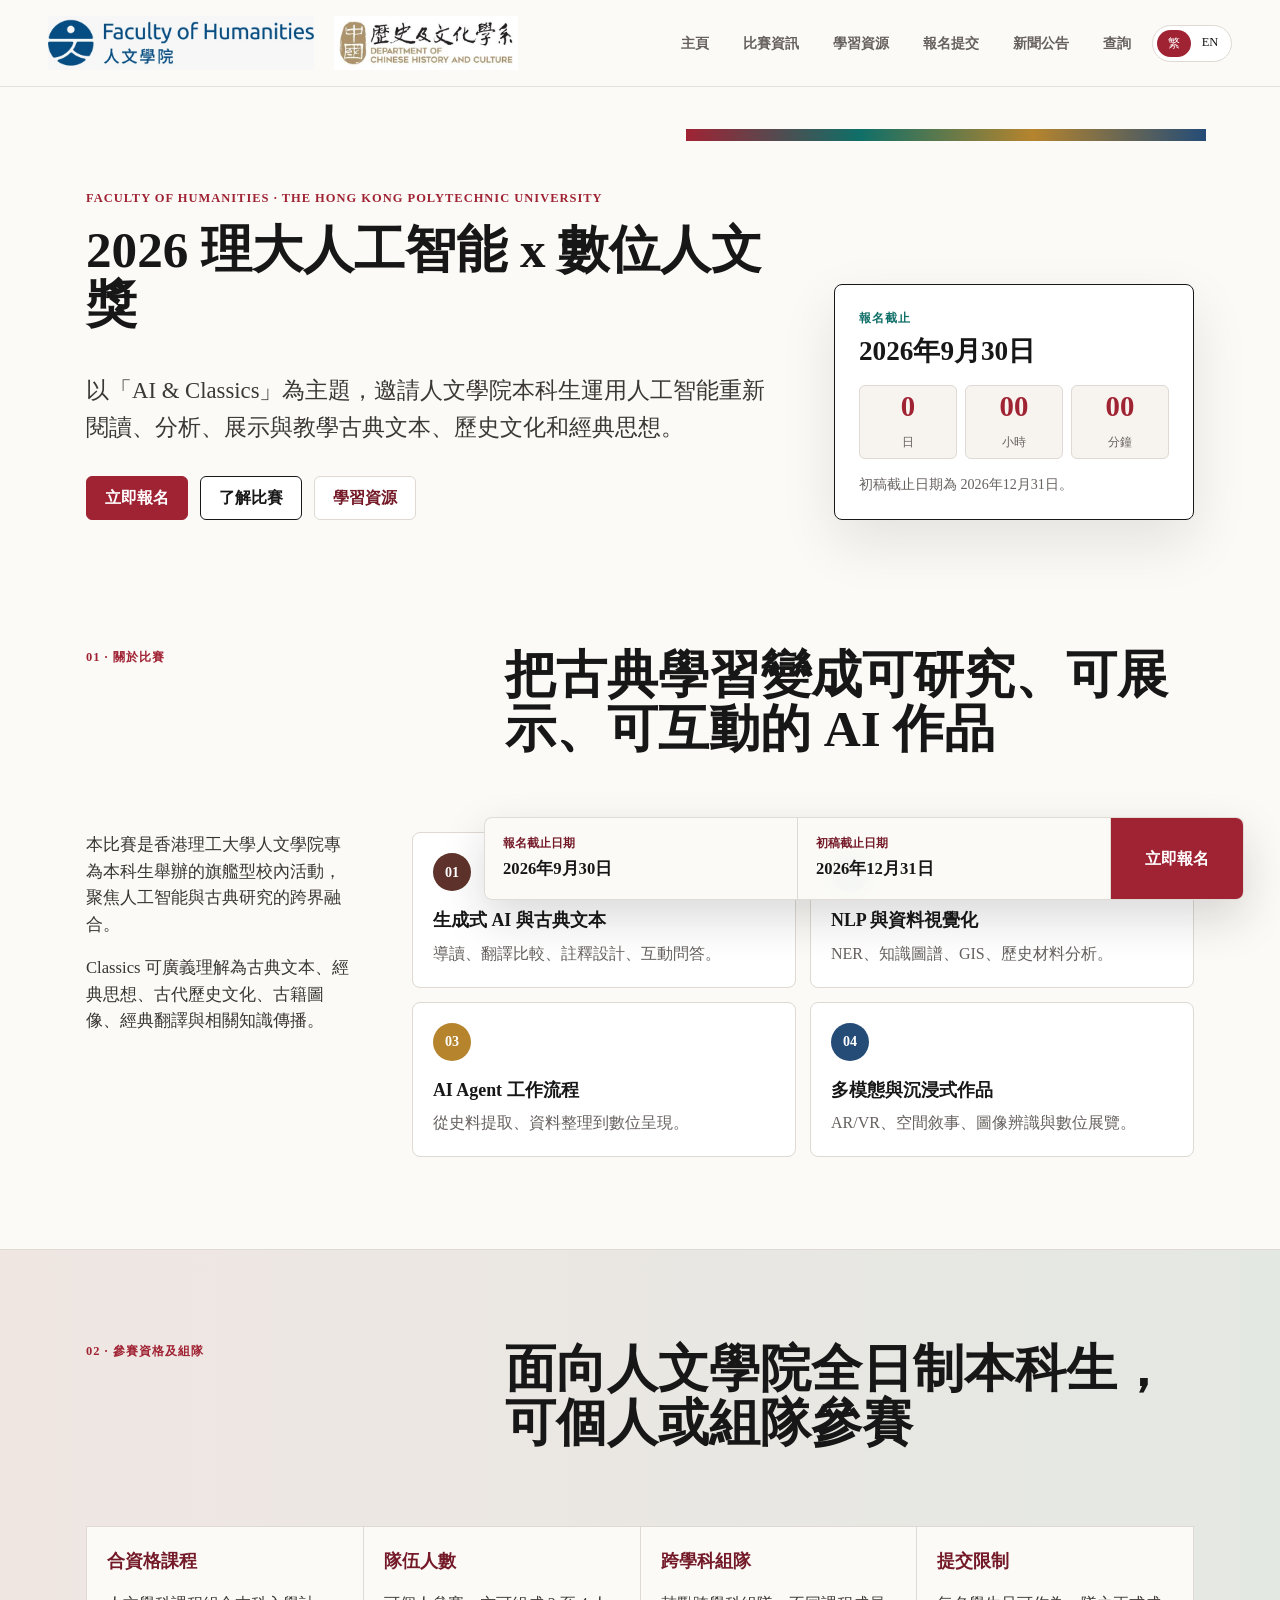
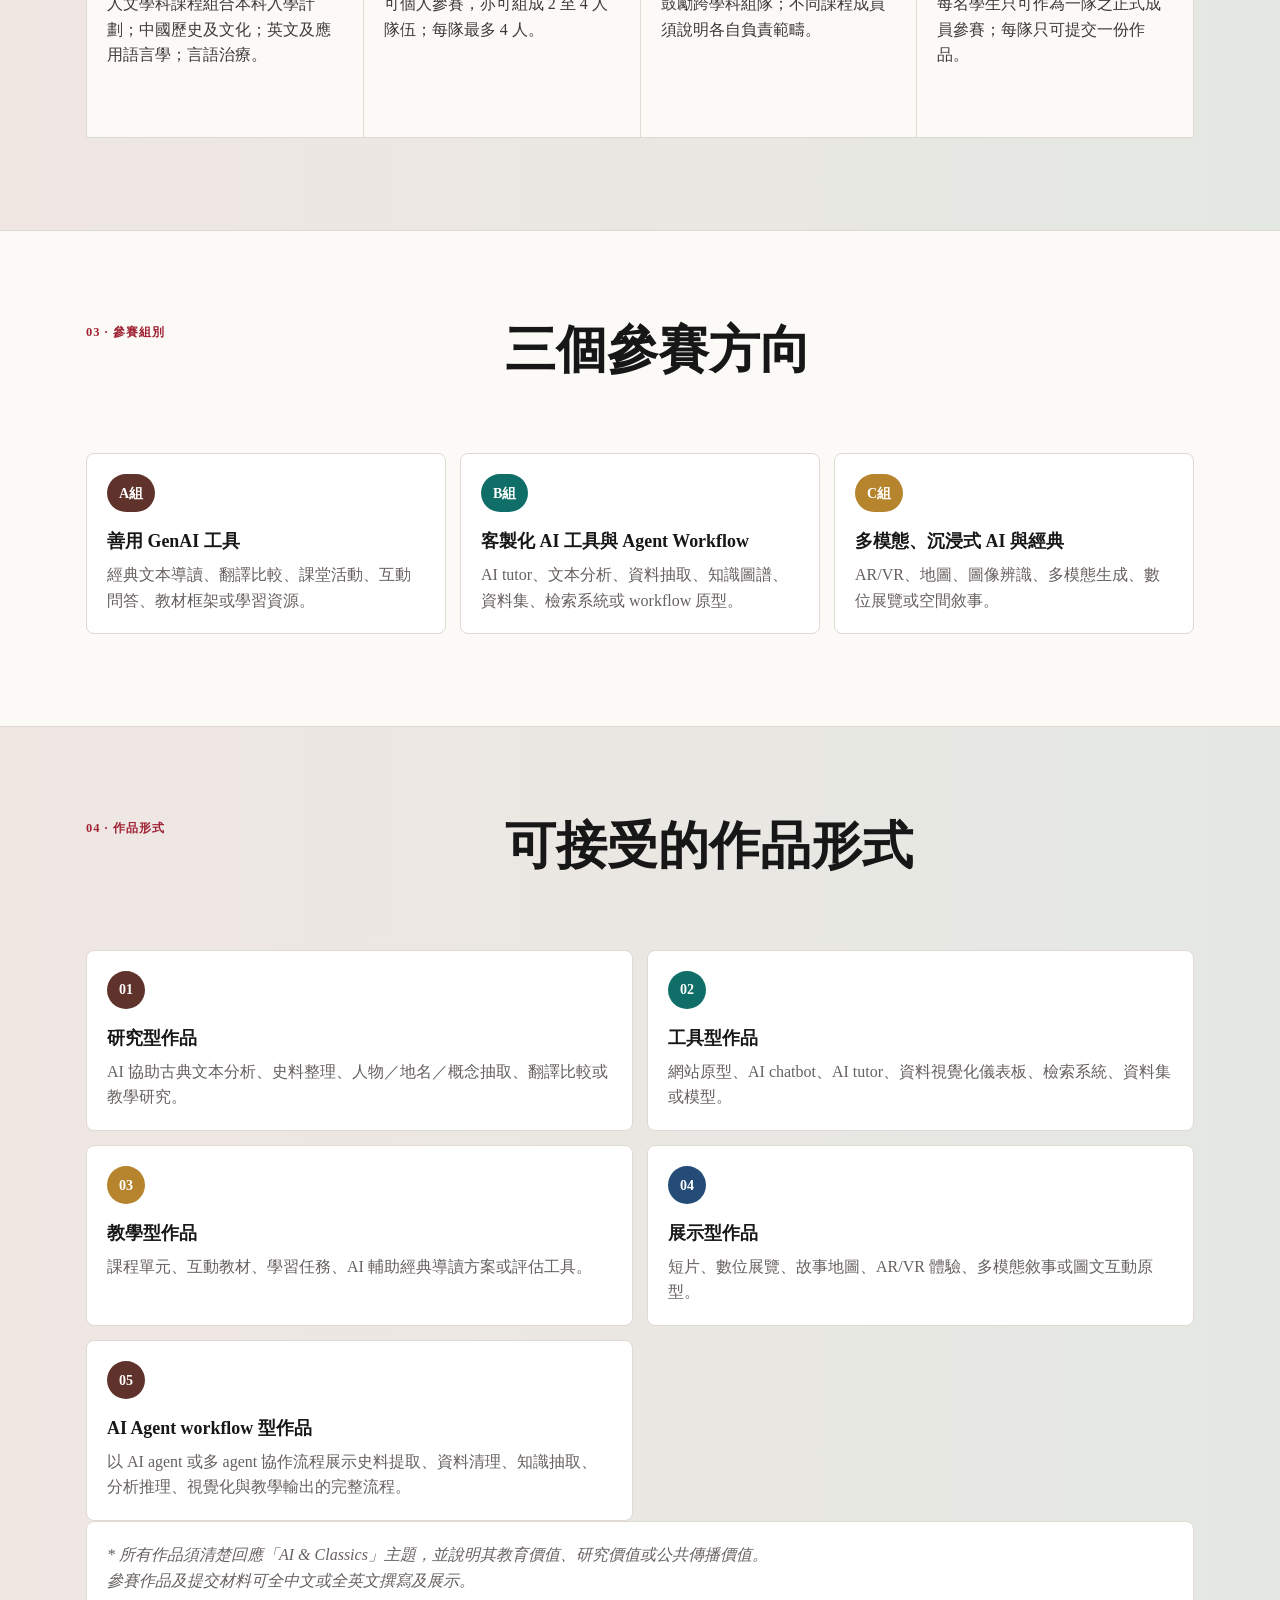
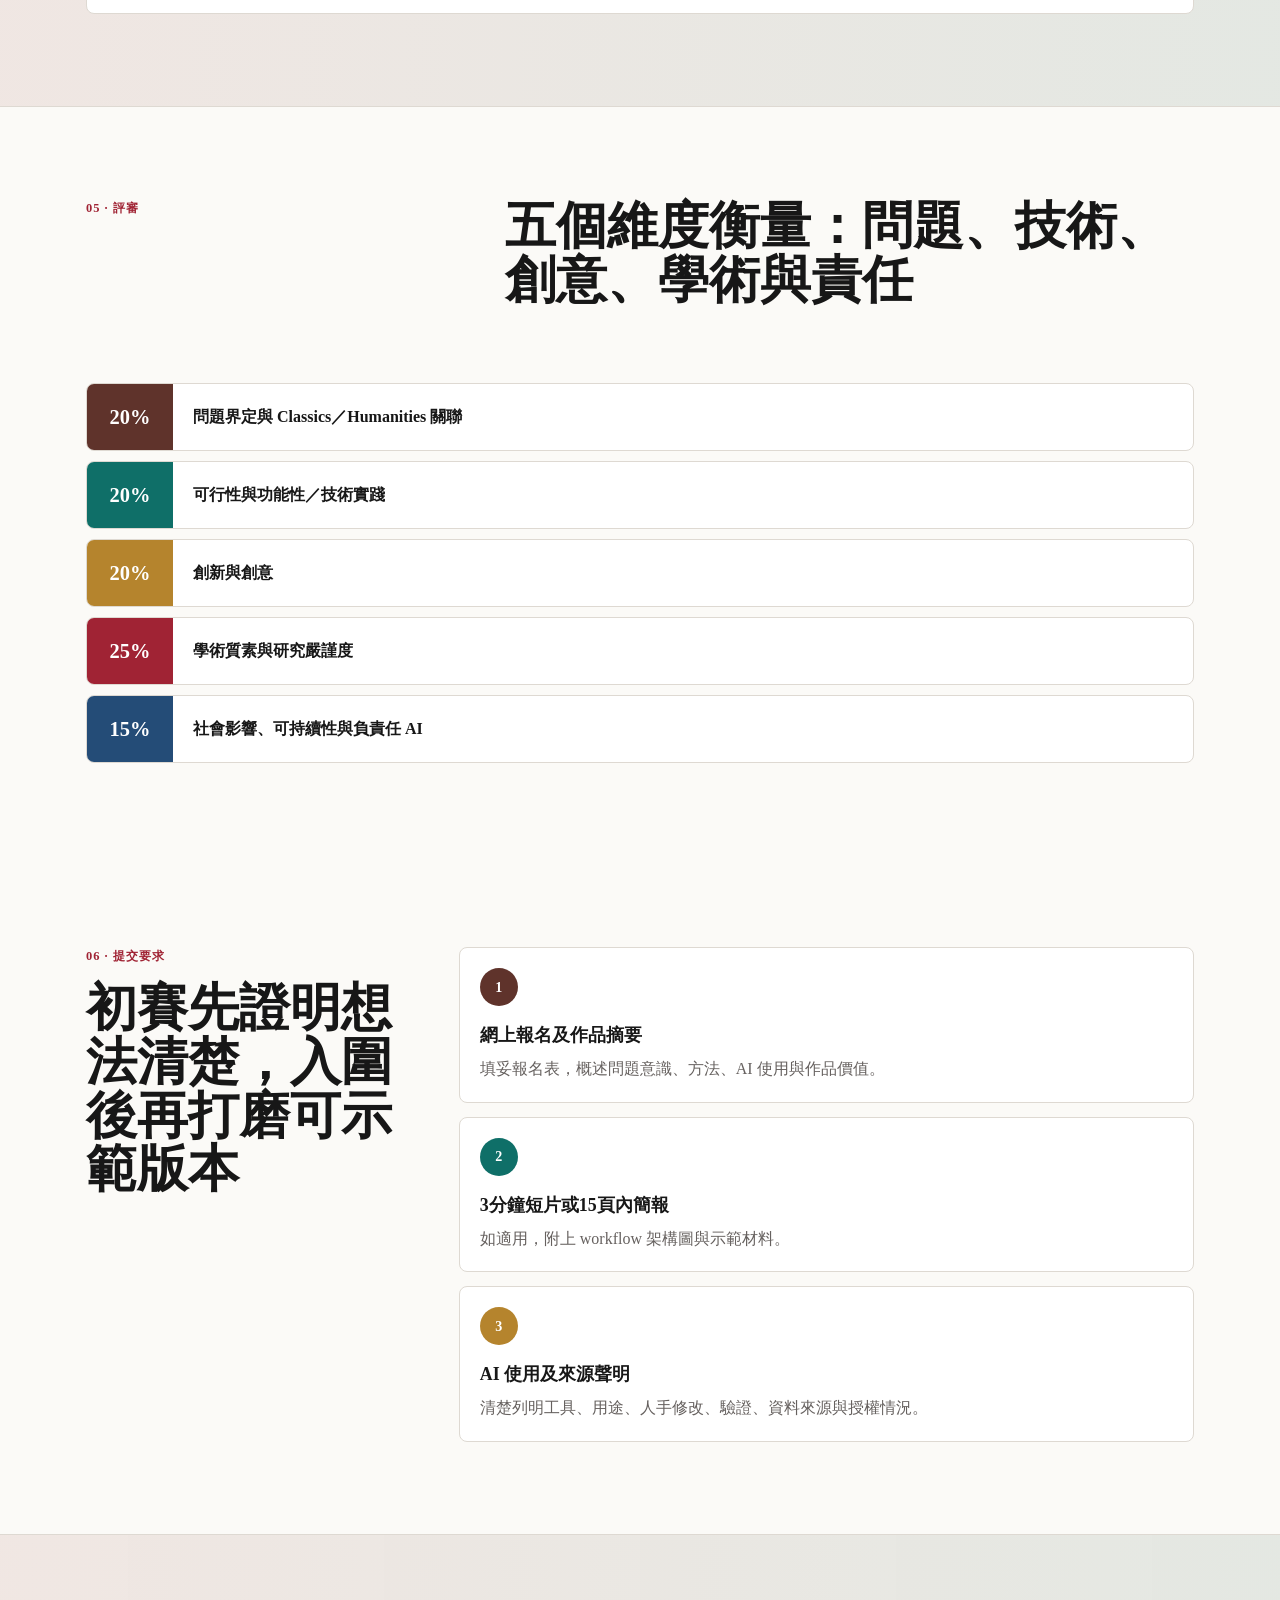
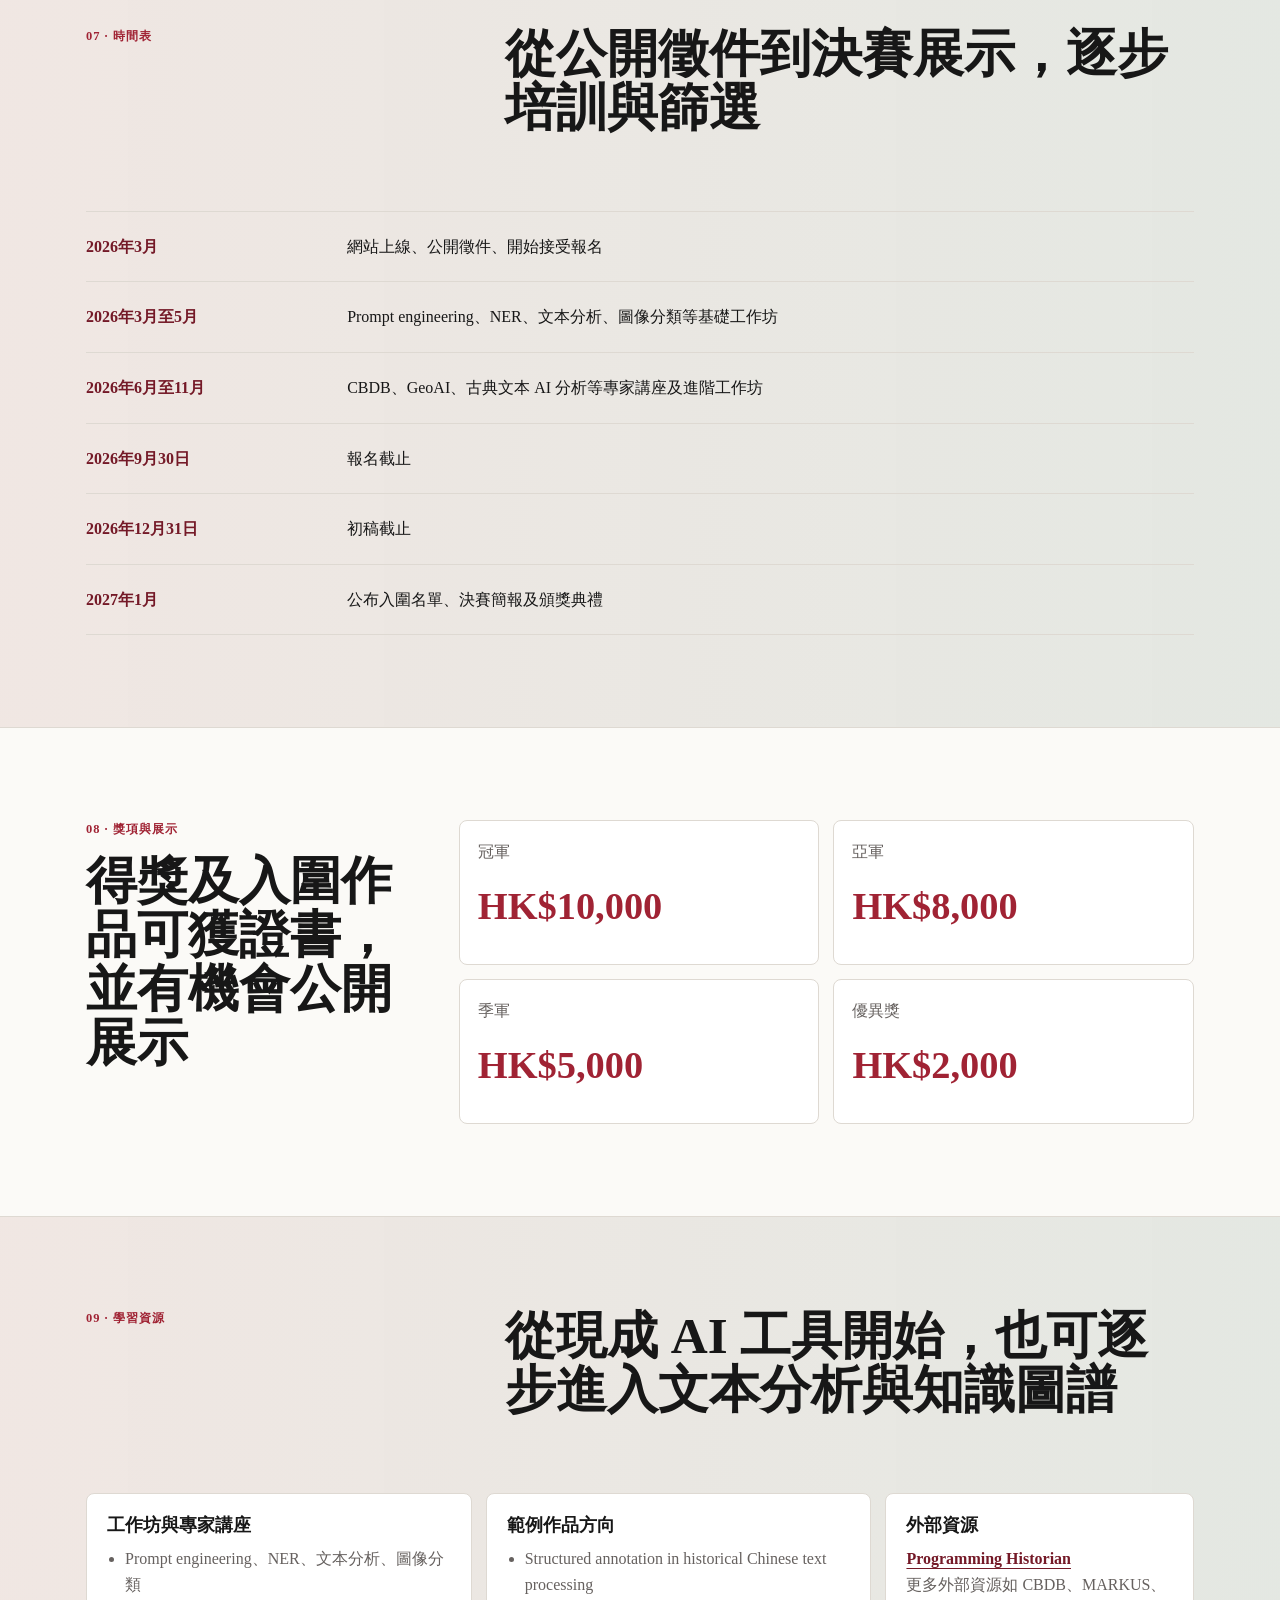
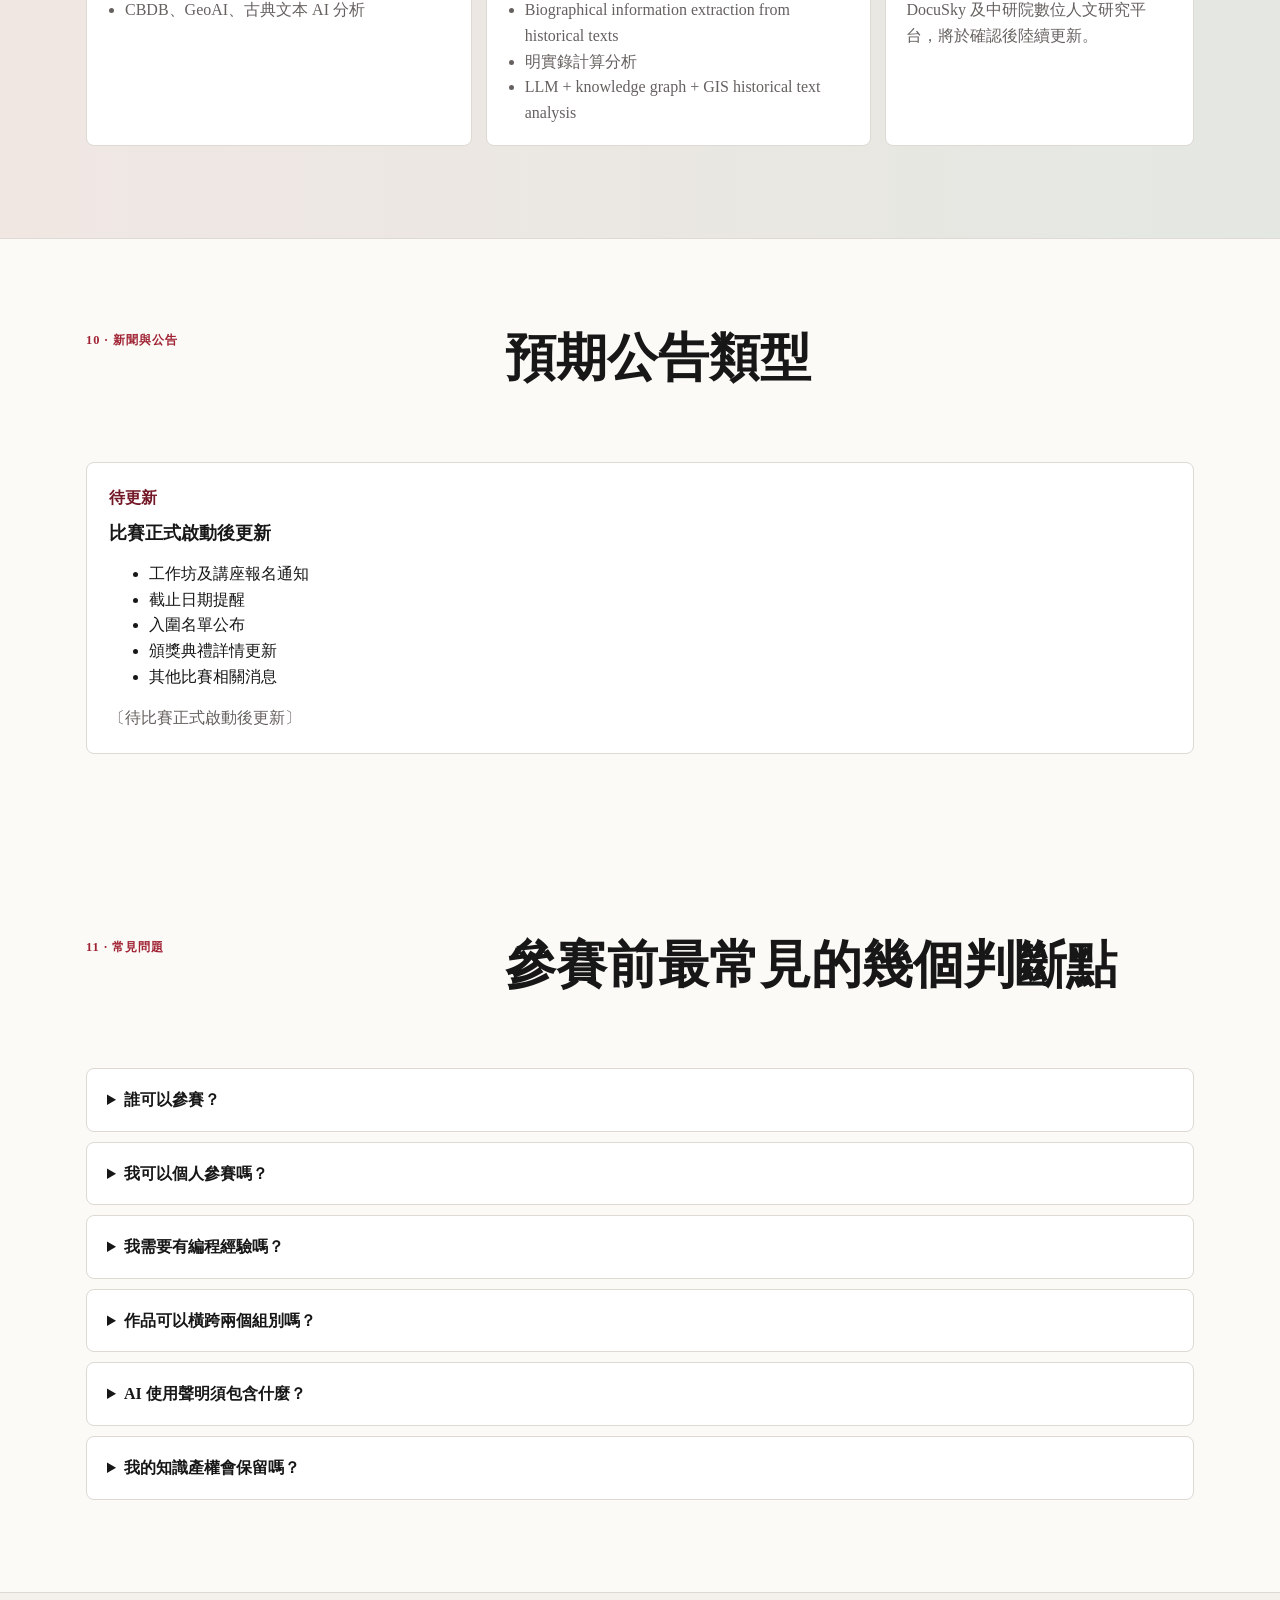
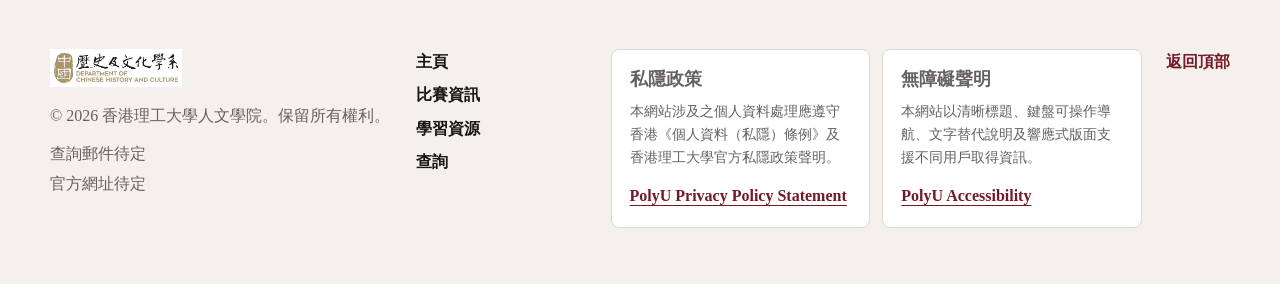
<file: index.html>
<!doctype html>
<html lang="zh-Hant">
  <head>
    <meta charset="utf-8" />
    <meta name="viewport" content="width=device-width, initial-scale=1" />
    <title>2026 PolyU AI x Digital Humanities Awards</title>
    <meta
      name="description"
      content="Competition information website for the 2026 PolyU AI x Digital Humanities Awards."
    />
    <link rel="stylesheet" href="styles.css" />
  </head>
  <body>
    <a class="skip-link" href="#main-content" data-lang="zh">跳至主要內容</a>
    <a class="skip-link" href="#main-content" data-lang="en">Skip to main content</a>
    <header class="site-header" id="top">
      <a class="brand" href="#top" aria-label="Competition home">
        <span class="brand-logos">
          <img class="faculty-logo" src="assets/faculty-humanities-logo-hd.jpeg" alt="Faculty of Humanities logo" />
          <img class="chc-logo" src="assets/chc-logo-hd.jpeg" alt="Department of Chinese History and Culture logo" />
        </span>
      </a>

      <button class="menu-toggle" type="button" aria-expanded="false" aria-controls="site-nav">
        <span></span>
        <span></span>
        <span></span>
      </button>

      <nav class="site-nav" id="site-nav" aria-label="Primary navigation">
        <a class="nav-widget" href="#top">
          <span class="nav-label" data-lang="zh">主頁</span>
          <span class="nav-label" data-lang="en">Home</span>
        </a>
        <a class="nav-widget" href="#about">
          <span class="nav-label" data-lang="zh">比賽資訊</span>
          <span class="nav-label" data-lang="en">Competition Info</span>
        </a>
        <a class="nav-widget" href="#resources">
          <span class="nav-label" data-lang="zh">學習資源</span>
          <span class="nav-label" data-lang="en">Resources</span>
        </a>
        <a class="nav-widget" href="#registration">
          <span class="nav-label" data-lang="zh">報名提交</span>
          <span class="nav-label" data-lang="en">Registration</span>
        </a>
        <a class="nav-widget" href="#news">
          <span class="nav-label" data-lang="zh">新聞公告</span>
          <span class="nav-label" data-lang="en">News</span>
        </a>
        <a class="nav-widget" href="#footer-contact">
          <span class="nav-label" data-lang="zh">查詢</span>
          <span class="nav-label" data-lang="en">Contact</span>
        </a>
        <button class="language-toggle" type="button" aria-label="Switch language">
          <span class="active-lang">繁</span>
          <span>EN</span>
        </button>
      </nav>
    </header>

    <main id="main-content">
      <section class="hero" aria-labelledby="hero-title">
        <div class="hero-copy">
          <p class="eyebrow" data-lang="zh">Faculty of Humanities · The Hong Kong Polytechnic University</p>
          <p class="eyebrow" data-lang="en">Faculty of Humanities · The Hong Kong Polytechnic University</p>
          <h2 id="hero-title" data-lang="zh">2026 理大人工智能 x 數位人文獎</h2>
          <h2 id="hero-title-en" data-lang="en">2026 PolyU AI x Digital Humanities Awards</h2>
          <p class="hero-lede" data-lang="zh">
            以「AI & Classics」為主題，邀請人文學院本科生運用人工智能重新閱讀、分析、展示與教學古典文本、歷史文化和經典思想。
          </p>
          <p class="hero-lede" data-lang="en">
            Under the theme "AI & Classics," undergraduate students are invited to reimagine classical texts,
            history, culture, translation and language analysis through artificial intelligence.
          </p>
          <div class="hero-actions" aria-label="Quick actions">
            <a class="button primary" href="#registration" data-lang="zh">立即報名</a>
            <a class="button primary" href="#registration" data-lang="en">Register</a>
            <a class="button" href="#about" data-lang="zh">了解比賽</a>
            <a class="button" href="#about" data-lang="en">Competition Info</a>
            <a class="button ghost" href="#resources" data-lang="zh">學習資源</a>
            <a class="button ghost" href="#resources" data-lang="en">Resources</a>
          </div>
        </div>

        <aside class="deadline-panel" aria-label="Competition deadline">
          <span class="panel-kicker" data-lang="zh">報名截止</span>
          <span class="panel-kicker" data-lang="en">Registration Deadline</span>
          <strong data-lang="zh">2026年9月30日</strong>
          <strong data-lang="en">30 September 2026</strong>
          <div class="countdown" data-deadline="2026-09-30T23:59:59+08:00">
            <span><b data-count="days">--</b><small data-lang="zh">日</small><small data-lang="en">days</small></span>
            <span><b data-count="hours">--</b><small data-lang="zh">小時</small><small data-lang="en">hours</small></span>
            <span><b data-count="minutes">--</b><small data-lang="zh">分鐘</small><small data-lang="en">min</small></span>
          </div>
          <p data-lang="zh">初稿截止日期為 2026年12月31日。</p>
          <p data-lang="en">Draft submission deadline: 31 December 2026.</p>
        </aside>
      </section>

      <section class="section" id="about">
        <div class="section-heading">
          <p class="eyebrow" data-lang="zh">01 · 關於比賽</p>
          <p class="eyebrow" data-lang="en">01 · About</p>
          <h2 data-lang="zh">把古典學習變成可研究、可展示、可互動的 AI 作品</h2>
          <h2 data-lang="en">Turn classical learning into researchable, demonstrable and interactive AI work</h2>
        </div>
        <div class="two-column">
          <div>
            <p data-lang="zh">
              本比賽是香港理工大學人文學院專為本科生舉辦的旗艦型校內活動，聚焦人工智能與古典研究的跨界融合。
            </p>
            <p data-lang="en">
              This flagship Faculty of Humanities initiative centres on the intersection of artificial intelligence and classical studies.
            </p>
            <p data-lang="zh">
              Classics 可廣義理解為古典文本、經典思想、古代歷史文化、古籍圖像、經典翻譯與相關知識傳播。
            </p>
            <p data-lang="en">
              Classics is understood broadly: classical texts, canonical thought, premodern history and culture, rare-book images,
              translations of classics and related knowledge communication.
            </p>
          </div>
          <div class="direction-grid">
            <article>
              <span>01</span>
              <h3 data-lang="zh">生成式 AI 與古典文本</h3>
              <h3 data-lang="en">GenAI for Classical Texts</h3>
              <p data-lang="zh">導讀、翻譯比較、註釋設計、互動問答。</p>
              <p data-lang="en">Guided reading, translation comparison, annotation and Q&A.</p>
            </article>
            <article>
              <span>02</span>
              <h3 data-lang="zh">NLP 與資料視覺化</h3>
              <h3 data-lang="en">NLP & Data Visualisation</h3>
              <p data-lang="zh">NER、知識圖譜、GIS、歷史材料分析。</p>
              <p data-lang="en">NER, knowledge graphs, GIS and historical data analysis.</p>
            </article>
            <article>
              <span>03</span>
              <h3 data-lang="zh">AI Agent 工作流程</h3>
              <h3 data-lang="en">AI Agent Workflows</h3>
              <p data-lang="zh">從史料提取、資料整理到數位呈現。</p>
              <p data-lang="en">From source extraction and data organisation to digital presentation.</p>
            </article>
            <article>
              <span>04</span>
              <h3 data-lang="zh">多模態與沉浸式作品</h3>
              <h3 data-lang="en">Multimodal & Immersive Work</h3>
              <p data-lang="zh">AR/VR、空間敘事、圖像辨識與數位展覽。</p>
              <p data-lang="en">AR/VR, spatial storytelling, image recognition and digital exhibitions.</p>
            </article>
          </div>
        </div>
      </section>

      <section class="section tinted" id="eligibility">
        <div class="section-heading compact">
          <p class="eyebrow" data-lang="zh">02 · 參賽資格及組隊</p>
          <p class="eyebrow" data-lang="en">02 · Eligibility & Teams</p>
          <h2 data-lang="zh">面向人文學院全日制本科生，可個人或組隊參賽</h2>
          <h2 data-lang="en">Open to full-time Faculty of Humanities undergraduates, individually or in teams</h2>
        </div>
        <div class="info-table">
          <div>
            <strong data-lang="zh">合資格課程</strong>
            <strong data-lang="en">Eligible programmes</strong>
            <p data-lang="zh">人文學科課程組合本科入學計劃；中國歷史及文化；英文及應用語言學；言語治療。</p>
            <p data-lang="en">Bachelor's Degree Scheme in Humanities; BA Chinese History and Culture; BA English and Applied Linguistics; BSc Speech Therapy.</p>
          </div>
          <div>
            <strong data-lang="zh">隊伍人數</strong>
            <strong data-lang="en">Team size</strong>
            <p data-lang="zh">可個人參賽，亦可組成 2 至 4 人隊伍；每隊最多 4 人。</p>
            <p data-lang="en">Individual entries or teams of 2 to 4 members; maximum 4 members per team.</p>
          </div>
          <div>
            <strong data-lang="zh">跨學科組隊</strong>
            <strong data-lang="en">Interdisciplinary teams</strong>
            <p data-lang="zh">鼓勵跨學科組隊；不同課程成員須說明各自負責範疇。</p>
            <p data-lang="en">Strongly encouraged; members from different programmes should state their roles.</p>
          </div>
          <div>
            <strong data-lang="zh">提交限制</strong>
            <strong data-lang="en">Submission limit</strong>
            <p data-lang="zh">每名學生只可作為一隊之正式成員參賽；每隊只可提交一份作品。</p>
            <p data-lang="en">Each student may join only one team, and each team may submit only one entry.</p>
          </div>
        </div>
      </section>

      <section class="section" id="streams">
        <div class="section-heading">
          <p class="eyebrow" data-lang="zh">03 · 參賽組別</p>
          <p class="eyebrow" data-lang="en">03 · Competition Streams</p>
          <h2 data-lang="zh">三個參賽方向</h2>
          <h2 data-lang="en">Three competition directions</h2>
        </div>
        <div class="stream-grid">
          <article>
            <span data-lang="zh">A組</span>
            <span data-lang="en">Stream A</span>
            <h3 data-lang="zh">善用 GenAI 工具</h3>
            <h3 data-lang="en">Use of GenAI Tools</h3>
            <p data-lang="zh">經典文本導讀、翻譯比較、課堂活動、互動問答、教材框架或學習資源。</p>
            <p data-lang="en">Guided reading, translation exercises, classroom activities, Q&A, instructional frameworks and learning resources.</p>
          </article>
          <article>
            <span data-lang="zh">B組</span>
            <span data-lang="en">Stream B</span>
            <h3 data-lang="zh">客製化 AI 工具與 Agent Workflow</h3>
            <h3 data-lang="en">Tailored AI Tools & Agent Workflows</h3>
            <p data-lang="zh">AI tutor、文本分析、資料抽取、知識圖譜、資料集、檢索系統或 workflow 原型。</p>
            <p data-lang="en">AI tutors, text-analysis tools, data extraction, knowledge graphs, datasets, retrieval systems and workflow prototypes.</p>
          </article>
          <article>
            <span data-lang="zh">C組</span>
            <span data-lang="en">Stream C</span>
            <h3 data-lang="zh">多模態、沉浸式 AI 與經典</h3>
            <h3 data-lang="en">Embodied, Spatial & Multimodal AI</h3>
            <p data-lang="zh">AR/VR、地圖、圖像辨識、多模態生成、數位展覽或空間敘事。</p>
            <p data-lang="en">AR/VR, mapping, image recognition, multimodal generation, digital exhibitions and spatial storytelling.</p>
          </article>
        </div>
      </section>

      <section class="section tinted" id="forms">
        <div class="section-heading compact">
          <p class="eyebrow" data-lang="zh">04 · 作品形式</p>
          <p class="eyebrow" data-lang="en">04 · Accepted Forms</p>
          <h2 data-lang="zh">可接受的作品形式</h2>
          <h2 data-lang="en">Accepted forms of submission</h2>
        </div>
        <div class="direction-grid">
          <article>
            <span>01</span>
            <h3 data-lang="zh">研究型作品</h3>
            <h3 data-lang="en">Research-oriented work</h3>
            <p data-lang="zh">AI 協助古典文本分析、史料整理、人物／地名／概念抽取、翻譯比較或教學研究。</p>
            <p data-lang="en">AI-assisted classical text analysis, source organisation, entity extraction, comparative translation study or pedagogical inquiry.</p>
          </article>
          <article>
            <span>02</span>
            <h3 data-lang="zh">工具型作品</h3>
            <h3 data-lang="en">Tool-based work</h3>
            <p data-lang="zh">網站原型、AI chatbot、AI tutor、資料視覺化儀表板、檢索系統、資料集或模型。</p>
            <p data-lang="en">Website prototypes, AI chatbots, AI tutors, data-visualisation dashboards, retrieval systems, datasets or models.</p>
          </article>
          <article>
            <span>03</span>
            <h3 data-lang="zh">教學型作品</h3>
            <h3 data-lang="en">Teaching-oriented work</h3>
            <p data-lang="zh">課程單元、互動教材、學習任務、AI 輔助經典導讀方案或評估工具。</p>
            <p data-lang="en">Curriculum units, interactive materials, learning tasks, AI-assisted classics-reading plans or assessment tools.</p>
          </article>
          <article>
            <span>04</span>
            <h3 data-lang="zh">展示型作品</h3>
            <h3 data-lang="en">Exhibition-oriented work</h3>
            <p data-lang="zh">短片、數位展覽、故事地圖、AR/VR 體驗、多模態敘事或圖文互動原型。</p>
            <p data-lang="en">Short videos, digital exhibitions, story maps, AR/VR experiences, multimodal narratives or interactive text-image prototypes.</p>
          </article>
          <article>
            <span>05</span>
            <h3 data-lang="zh">AI Agent workflow 型作品</h3>
            <h3 data-lang="en">AI agent workflow projects</h3>
            <p data-lang="zh">以 AI agent 或多 agent 協作流程展示史料提取、資料清理、知識抽取、分析推理、視覺化與教學輸出的完整流程。</p>
            <p data-lang="en">Agent or multi-agent workflows covering source extraction, data cleaning, knowledge extraction, reasoning, visualisation and instructional outputs.</p>
          </article>
        </div>
        <div class="resource-block">
          <p data-lang="zh"><em>* 所有作品須清楚回應「AI & Classics」主題，並說明其教育價值、研究價值或公共傳播價值。<br />參賽作品及提交材料可全中文或全英文撰寫及展示。</em></p>
          <p data-lang="en"><em>* All entries must address the theme "AI & Classics" and explain their educational, research or public communication value.<br />Entries and submission materials may be written and presented entirely in Chinese or English.</em></p>
        </div>
      </section>

      <section class="section" id="judging">
        <div class="section-heading">
          <p class="eyebrow" data-lang="zh">05 · 評審</p>
          <p class="eyebrow" data-lang="en">05 · Judging</p>
          <h2 data-lang="zh">五個維度衡量：問題、技術、創意、學術與責任</h2>
          <h2 data-lang="en">Five dimensions: problem, technology, creativity, scholarship and responsibility</h2>
        </div>
        <div class="criteria-list">
          <div><b>20%</b><span data-lang="zh">問題界定與 Classics／Humanities 關聯</span><span data-lang="en">Problem definition and relevance to Classics / Humanities</span></div>
          <div><b>20%</b><span data-lang="zh">可行性與功能性／技術實踐</span><span data-lang="en">Feasibility, functionality and technical realisation</span></div>
          <div><b>20%</b><span data-lang="zh">創新與創意</span><span data-lang="en">Innovation and creativity</span></div>
          <div><b>25%</b><span data-lang="zh">學術質素與研究嚴謹度</span><span data-lang="en">Scholarly quality and research rigour</span></div>
          <div><b>15%</b><span data-lang="zh">社會影響、可持續性與負責任 AI</span><span data-lang="en">Social impact, sustainability and responsible AI</span></div>
        </div>
      </section>

      <section class="section split" id="submit">
        <div class="section-heading">
          <p class="eyebrow" data-lang="zh">06 · 提交要求</p>
          <p class="eyebrow" data-lang="en">06 · Submission</p>
          <h2 data-lang="zh">初賽先證明想法清楚，入圍後再打磨可示範版本</h2>
          <h2 data-lang="en">First prove clarity; shortlisted teams then refine demonstrable versions</h2>
        </div>
        <div class="submission-flow">
          <article>
            <span>1</span>
            <h3 data-lang="zh">網上報名及作品摘要</h3>
            <h3 data-lang="en">Online Application & Abstract</h3>
            <p data-lang="zh">填妥報名表，概述問題意識、方法、AI 使用與作品價值。</p>
            <p data-lang="en">Complete the form and outline the problem, method, AI use and value of the work.</p>
          </article>
          <article>
            <span>2</span>
            <h3 data-lang="zh">3分鐘短片或15頁內簡報</h3>
            <h3 data-lang="en">3-minute Video or 15-page Deck</h3>
            <p data-lang="zh">如適用，附上 workflow 架構圖與示範材料。</p>
            <p data-lang="en">Include a workflow diagram and demonstration materials where applicable.</p>
          </article>
          <article>
            <span>3</span>
            <h3 data-lang="zh">AI 使用及來源聲明</h3>
            <h3 data-lang="en">AI Use & Source Statements</h3>
            <p data-lang="zh">清楚列明工具、用途、人手修改、驗證、資料來源與授權情況。</p>
            <p data-lang="en">Specify tools, purposes, human revision, verification, sources and licensing.</p>
          </article>
        </div>
      </section>

      <section class="section tinted" id="timeline">
        <div class="section-heading compact">
          <p class="eyebrow" data-lang="zh">07 · 時間表</p>
          <p class="eyebrow" data-lang="en">07 · Timeline</p>
          <h2 data-lang="zh">從公開徵件到決賽展示，逐步培訓與篩選</h2>
          <h2 data-lang="en">From call for entries to final demonstration, with staged training and review</h2>
        </div>
        <ol class="timeline">
          <li>
            <time data-lang="zh">2026年3月</time>
            <time data-lang="en">March 2026</time>
            <span data-lang="zh">網站上線、公開徵件、開始接受報名</span>
            <span data-lang="en">Website launch, call for entries and opening of registration</span>
          </li>
          <li>
            <time data-lang="zh">2026年3月至5月</time>
            <time data-lang="en">March - May 2026</time>
            <span data-lang="zh">Prompt engineering、NER、文本分析、圖像分類等基礎工作坊</span>
            <span data-lang="en">Foundational workshops on prompt engineering, NER, text analysis and image classification</span>
          </li>
          <li>
            <time data-lang="zh">2026年6月至11月</time>
            <time data-lang="en">June - November 2026</time>
            <span data-lang="zh">CBDB、GeoAI、古典文本 AI 分析等專家講座及進階工作坊</span>
            <span data-lang="en">Expert talks and advanced workshops on CBDB, GeoAI and AI-based classical text analysis</span>
          </li>
          <li>
            <time data-lang="zh">2026年9月30日</time>
            <time data-lang="en">30 September 2026</time>
            <span data-lang="zh">報名截止</span>
            <span data-lang="en">Registration deadline</span>
          </li>
          <li>
            <time data-lang="zh">2026年12月31日</time>
            <time data-lang="en">31 December 2026</time>
            <span data-lang="zh">初稿截止</span>
            <span data-lang="en">Draft submission deadline</span>
          </li>
          <li>
            <time data-lang="zh">2027年1月</time>
            <time data-lang="en">January 2027</time>
            <span data-lang="zh">公布入圍名單、決賽簡報及頒獎典禮</span>
            <span data-lang="en">Shortlist announcement, final presentations and award ceremony</span>
          </li>
        </ol>
      </section>

      <section class="section split" id="awards">
        <div class="section-heading">
          <p class="eyebrow" data-lang="zh">08 · 獎項與展示</p>
          <p class="eyebrow" data-lang="en">08 · Awards & Showcase</p>
          <h2 data-lang="zh">得獎及入圍作品可獲證書，並有機會公開展示</h2>
          <h2 data-lang="en">Prize winners and shortlisted entries receive certificates and showcase opportunities</h2>
        </div>
        <div class="award-strip">
          <div><span data-lang="zh">冠軍</span><span data-lang="en">Champion</span><strong>HK$10,000</strong></div>
          <div><span data-lang="zh">亞軍</span><span data-lang="en">First Runner-up</span><strong>HK$8,000</strong></div>
          <div><span data-lang="zh">季軍</span><span data-lang="en">Second Runner-up</span><strong>HK$5,000</strong></div>
          <div><span data-lang="zh">優異獎</span><span data-lang="en">Outstanding Awards</span><strong>HK$2,000</strong></div>
        </div>
      </section>

      <section class="section tinted" id="resources">
        <div class="section-heading compact">
          <p class="eyebrow" data-lang="zh">09 · 學習資源</p>
          <p class="eyebrow" data-lang="en">09 · Resources</p>
          <h2 data-lang="zh">從現成 AI 工具開始，也可逐步進入文本分析與知識圖譜</h2>
          <h2 data-lang="en">Start with existing AI tools, then move toward text analysis and knowledge graphs</h2>
        </div>
        <div class="resource-layout">
          <div class="resource-block">
            <h3 data-lang="zh">工作坊與專家講座</h3>
            <h3 data-lang="en">Workshops and Expert Talks</h3>
            <ul>
              <li data-lang="zh">Prompt engineering、NER、文本分析、圖像分類</li>
              <li data-lang="en">Prompt engineering, NER, text analysis and image classification</li>
              <li data-lang="zh">CBDB、GeoAI、古典文本 AI 分析</li>
              <li data-lang="en">CBDB, GeoAI and AI-based analysis of classical texts</li>
            </ul>
          </div>
          <div class="resource-block">
            <h3 data-lang="zh">範例作品方向</h3>
            <h3 data-lang="en">Exemplar Project Directions</h3>
            <ul>
              <li>Structured annotation in historical Chinese text processing</li>
              <li>Biographical information extraction from historical texts</li>
              <li data-lang="zh">明實錄計算分析</li>
              <li data-lang="en">Computational Analysis of Ming Shilu</li>
              <li>LLM + knowledge graph + GIS historical text analysis</li>
            </ul>
          </div>
          <div class="resource-block">
            <h3 data-lang="zh">外部資源</h3>
            <h3 data-lang="en">External Resource</h3>
            <a class="text-link" href="https://programminghistorian.org/">Programming Historian</a>
            <p data-lang="zh">更多外部資源如 CBDB、MARKUS、DocuSky 及中研院數位人文研究平台，將於確認後陸續更新。</p>
            <p data-lang="en">More external resources such as CBDB, MARKUS, DocuSky and digital humanities platforms will be added after confirmation.</p>
          </div>
        </div>
      </section>

      <section class="section" id="news">
        <div class="section-heading">
          <p class="eyebrow" data-lang="zh">10 · 新聞與公告</p>
          <p class="eyebrow" data-lang="en">10 · News & Announcements</p>
          <h2 data-lang="zh">預期公告類型</h2>
          <h2 data-lang="en">Expected announcement types</h2>
        </div>
        <div class="news-list">
          <article>
            <time data-lang="zh">待更新</time>
            <time data-lang="en">To be updated</time>
            <h3 data-lang="zh">比賽正式啟動後更新</h3>
            <h3 data-lang="en">To be updated after the official launch</h3>
            <ul>
              <li data-lang="zh">工作坊及講座報名通知</li>
              <li data-lang="en">Workshop and seminar registration notices</li>
              <li data-lang="zh">截止日期提醒</li>
              <li data-lang="en">Deadline reminders</li>
              <li data-lang="zh">入圍名單公布</li>
              <li data-lang="en">Shortlist announcements</li>
              <li data-lang="zh">頒獎典禮詳情更新</li>
              <li data-lang="en">Award ceremony updates</li>
              <li data-lang="zh">其他比賽相關消息</li>
              <li data-lang="en">Other competition-related news</li>
            </ul>
            <p data-lang="zh">〔待比賽正式啟動後更新〕</p>
            <p data-lang="en">[To be updated after the official launch]</p>
          </article>
        </div>
      </section>

      <section class="section" id="rules">
        <div class="section-heading">
          <p class="eyebrow" data-lang="zh">11 · 常見問題</p>
          <p class="eyebrow" data-lang="en">11 · FAQ</p>
          <h2 data-lang="zh">參賽前最常見的幾個判斷點</h2>
          <h2 data-lang="en">Common decision points before entering</h2>
        </div>
        <div class="faq-list">
          <details>
            <summary><span data-lang="zh">誰可以參賽？</span><span data-lang="en">Who is eligible to enter?</span></summary>
            <p data-lang="zh">香港理工大學人文學院四個合資格本科課程的全日制本科生均可參賽。完整名單請參閱參賽資格頁面。</p>
            <p data-lang="en">Full-time undergraduate students enrolled in the Faculty of Humanities at PolyU, across the four eligible programmes. Please refer to the Eligibility & Teams page for the full list.</p>
          </details>
          <details>
            <summary><span data-lang="zh">我可以個人參賽嗎？</span><span data-lang="en">Can I participate individually?</span></summary>
            <p data-lang="zh">可以。作品可由個人或 2 至 4 人團隊提交。每名學生只可作為正式成員加入一隊。</p>
            <p data-lang="en">Yes. Entries may be submitted individually or in teams of 2 to 4 members. Each student may join only one team as an official member.</p>
          </details>
          <details>
            <summary><span data-lang="zh">我需要有編程經驗嗎？</span><span data-lang="en">Do I need programming experience?</span></summary>
            <p data-lang="zh">毋須具備高階編程能力。參賽者可從 A 組入手，善用現成 GenAI 工具。</p>
            <p data-lang="en">No advanced programming experience is required. Stream A supports effective use of existing GenAI tools.</p>
          </details>
          <details>
            <summary><span data-lang="zh">作品可以橫跨兩個組別嗎？</span><span data-lang="en">Can a project span two streams?</span></summary>
            <p data-lang="zh">可以，但須在作品摘要中說明主要評審定位。</p>
            <p data-lang="en">Yes, but the project abstract should explain its principal evaluative positioning.</p>
          </details>
          <details>
            <summary><span data-lang="zh">AI 使用聲明須包含什麼？</span><span data-lang="en">What must the AI use statement include?</span></summary>
            <p data-lang="zh">須列明生成式 AI 工具、用途、生成內容範圍，以及人手修改、驗證與判斷程度。</p>
            <p data-lang="en">It must specify the tools used, purposes, scope of generated content and extent of human revision and verification.</p>
          </details>
          <details>
            <summary><span data-lang="zh">我的知識產權會保留嗎？</span><span data-lang="en">Will my intellectual property be retained?</span></summary>
            <p data-lang="zh">會。作品著作權及知識產權原則上屬參賽者所有。</p>
            <p data-lang="en">Yes. Copyright and intellectual property in submitted work shall, in principle, remain with the participants.</p>
          </details>
        </div>
      </section>

      <aside class="floating-registration" id="registration" aria-label="Registration deadlines">
        <div>
          <span data-lang="zh">報名截止日期</span>
          <span data-lang="en">Registration deadline</span>
          <strong data-lang="zh">2026年9月30日</strong>
          <strong data-lang="en">30 September 2026</strong>
        </div>
        <div>
          <span data-lang="zh">初稿截止日期</span>
          <span data-lang="en">Draft deadline</span>
          <strong data-lang="zh">2026年12月31日</strong>
          <strong data-lang="en">31 December 2026</strong>
        </div>
        <a class="floating-register-button" href="#" aria-disabled="true" data-lang="zh">立即報名</a>
        <a class="floating-register-button" href="#" aria-disabled="true" data-lang="en">Register Now</a>
      </aside>
    </main>

    <footer class="site-footer">
      <div class="footer-layout">
        <div>
          <img src="assets/chc-logo-hd.jpeg" alt="CHC logo" />
          <p data-lang="zh">© 2026 香港理工大學人文學院。保留所有權利。</p>
          <p data-lang="en">© 2026 Faculty of Humanities, The Hong Kong Polytechnic University. All Rights Reserved.</p>
          <div class="footer-contact" id="footer-contact">
            <p data-lang="zh">查詢郵件待定</p>
            <p data-lang="zh">官方網址待定</p>
            <p data-lang="en">Enquiry email TBC</p>
            <p data-lang="en">Official website TBC</p>
          </div>
        </div>
        <div class="footer-links" aria-label="Footer quick links">
          <a href="#top" data-lang="zh">主頁</a>
          <a href="#about" data-lang="zh">比賽資訊</a>
          <a href="#resources" data-lang="zh">學習資源</a>
          <a href="#footer-contact" data-lang="zh">查詢</a>
          <a href="#top" data-lang="en">Home</a>
          <a href="#about" data-lang="en">Competition Info</a>
          <a href="#resources" data-lang="en">Resources</a>
          <a href="#footer-contact" data-lang="en">Contact</a>
        </div>
        <div class="policy-grid">
          <section class="policy-card" aria-labelledby="privacy-heading">
            <h2 id="privacy-heading" data-lang="zh">私隱政策</h2>
            <h2 id="privacy-heading-en" data-lang="en">Privacy Policy</h2>
            <p data-lang="zh">
              本網站涉及之個人資料處理應遵守香港《個人資料（私隱）條例》及香港理工大學官方私隱政策聲明。
            </p>
            <p data-lang="en">
              Personal data handling should follow Hong Kong's Personal Data (Privacy) Ordinance and PolyU's official Privacy Policy Statement.
            </p>
            <a class="text-link" href="https://www.polyu.edu.hk/privacy-policy-statement/">PolyU Privacy Policy Statement</a>
          </section>
          <section class="policy-card" aria-labelledby="accessibility-heading">
            <h2 id="accessibility-heading" data-lang="zh">無障礙聲明</h2>
            <h2 id="accessibility-heading-en" data-lang="en">Accessibility Statement</h2>
            <p data-lang="zh">
              本網站以清晰標題、鍵盤可操作導航、文字替代說明及響應式版面支援不同用戶取得資訊。
            </p>
            <p data-lang="en">
              The site supports access through clear headings, keyboard-operable navigation, image text alternatives and responsive layouts.
            </p>
            <a class="text-link" href="https://www.polyu.edu.hk/accessibility/">PolyU Accessibility</a>
          </section>
        </div>
        <a href="#top" class="back-to-top" data-lang="zh">返回頂部</a>
        <a href="#top" class="back-to-top" data-lang="en">Back to top</a>
      </div>
    </footer>

    <script src="script.js"></script>
  </body>
</html>
</file>
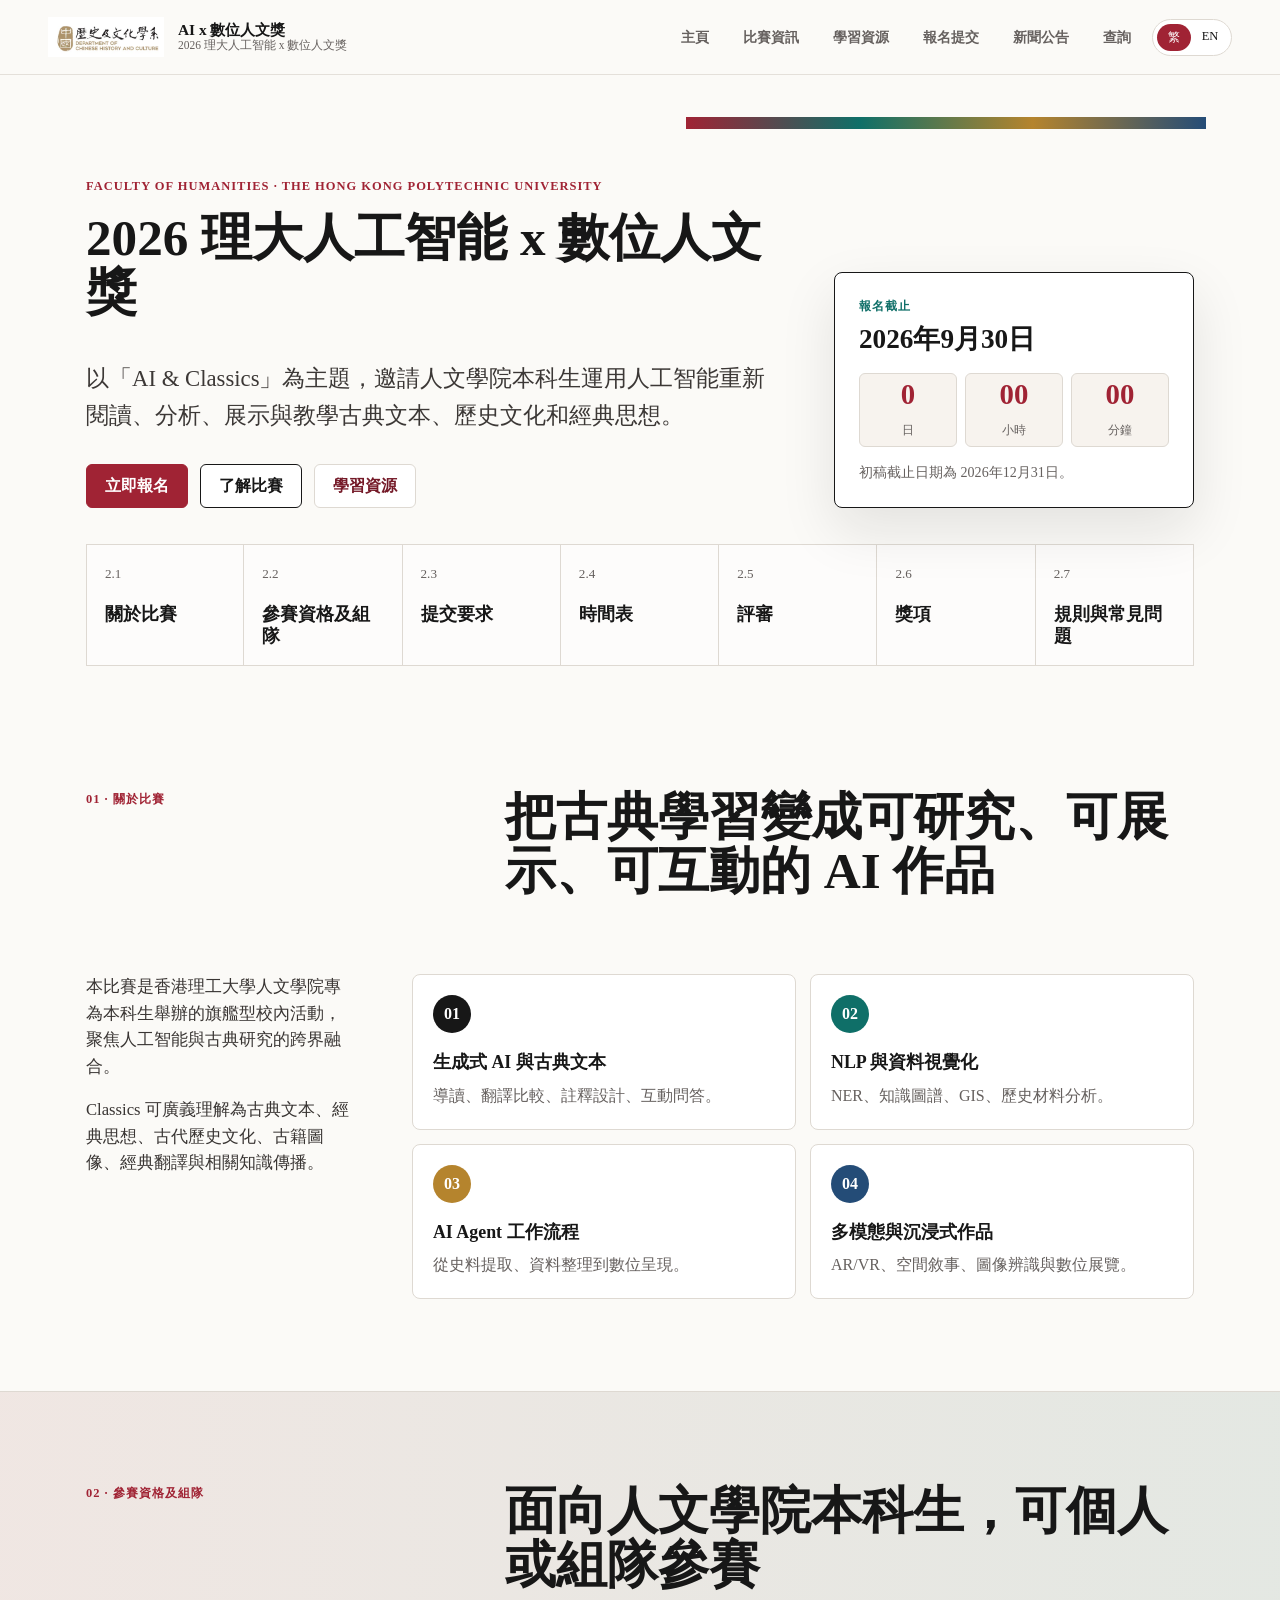
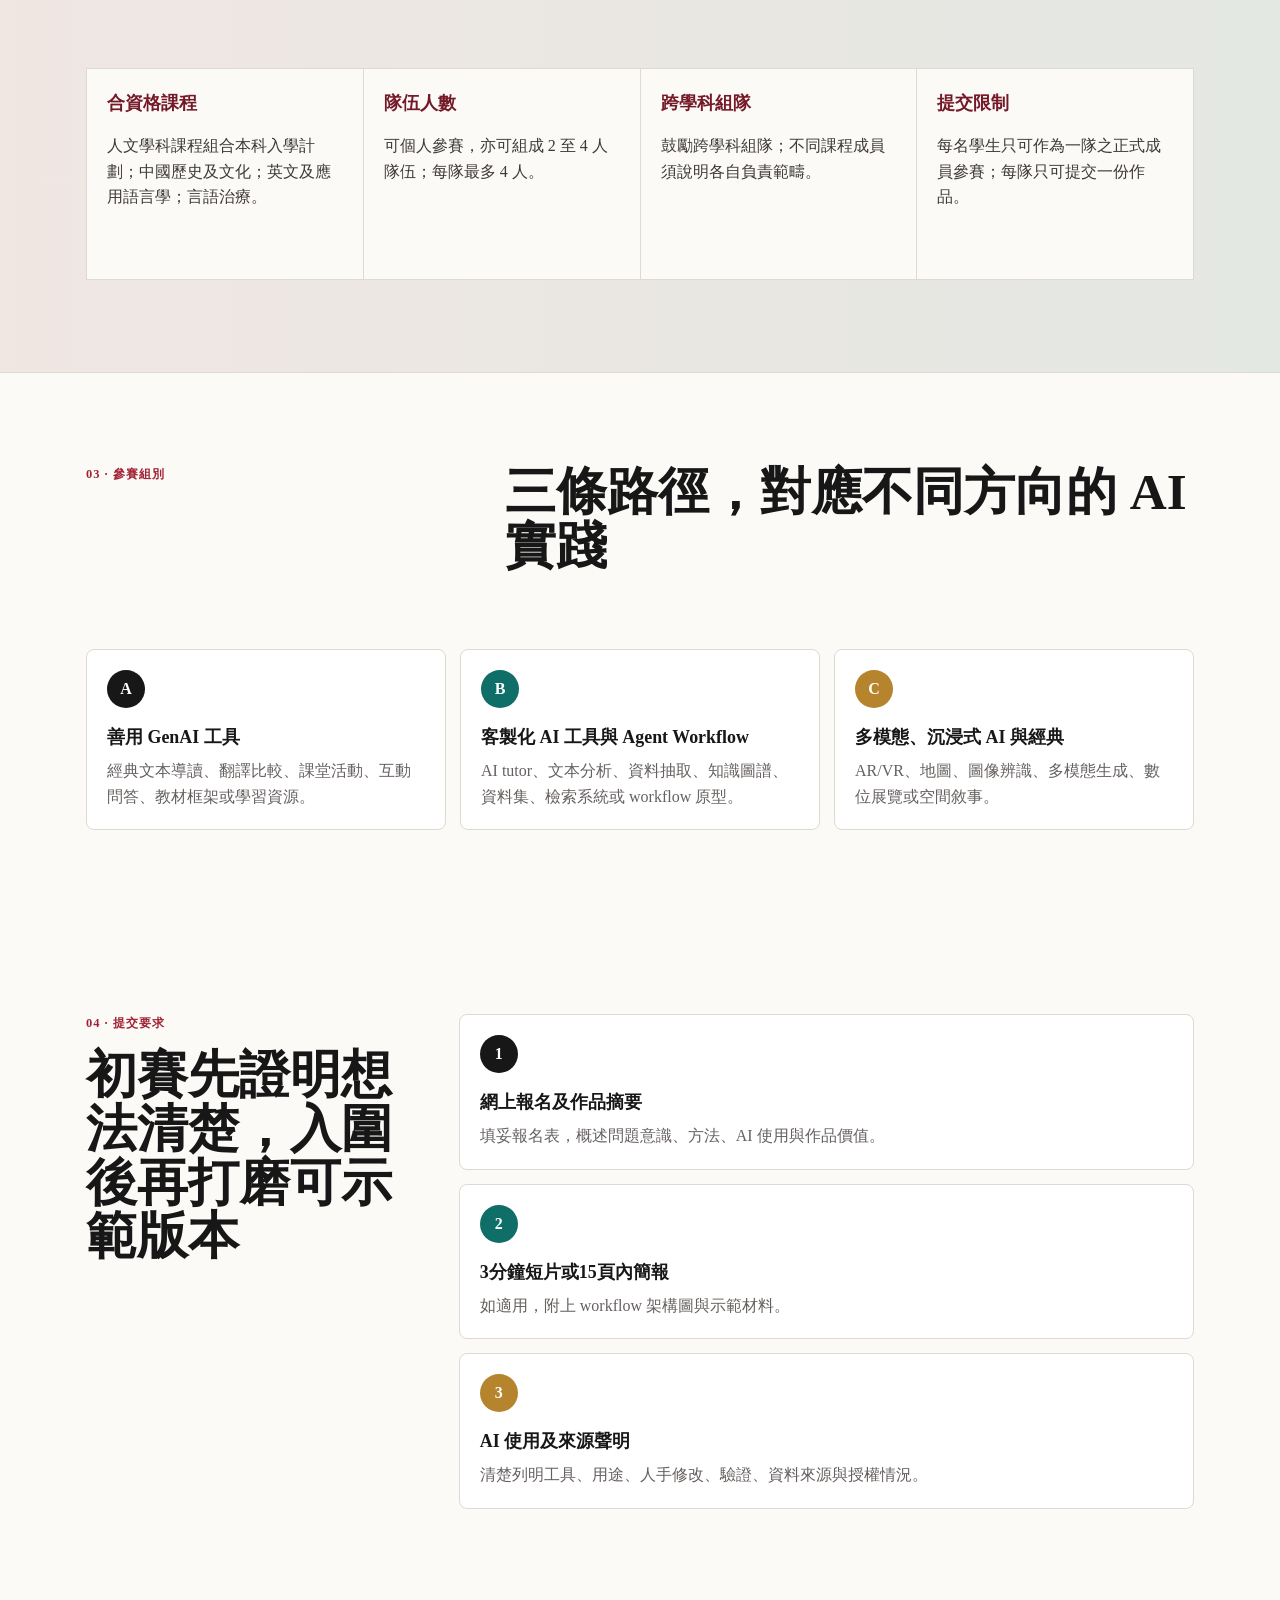
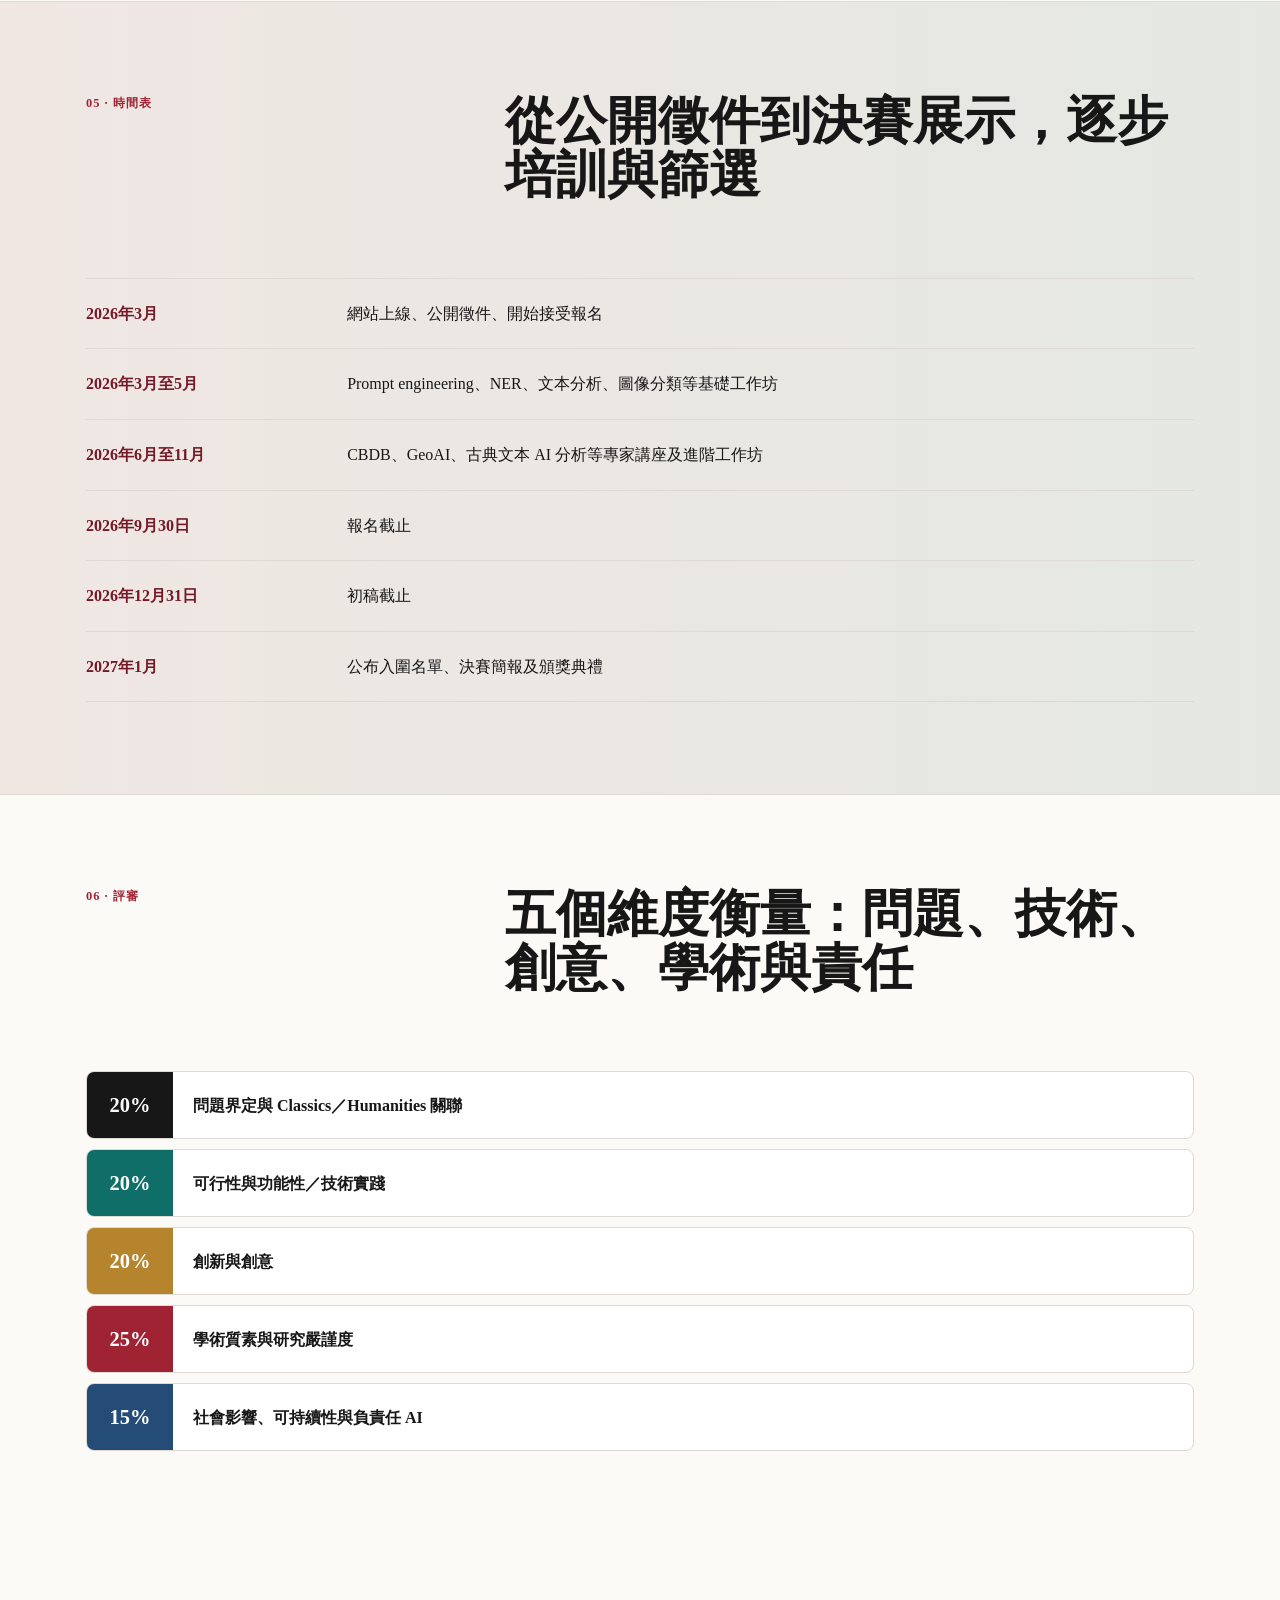
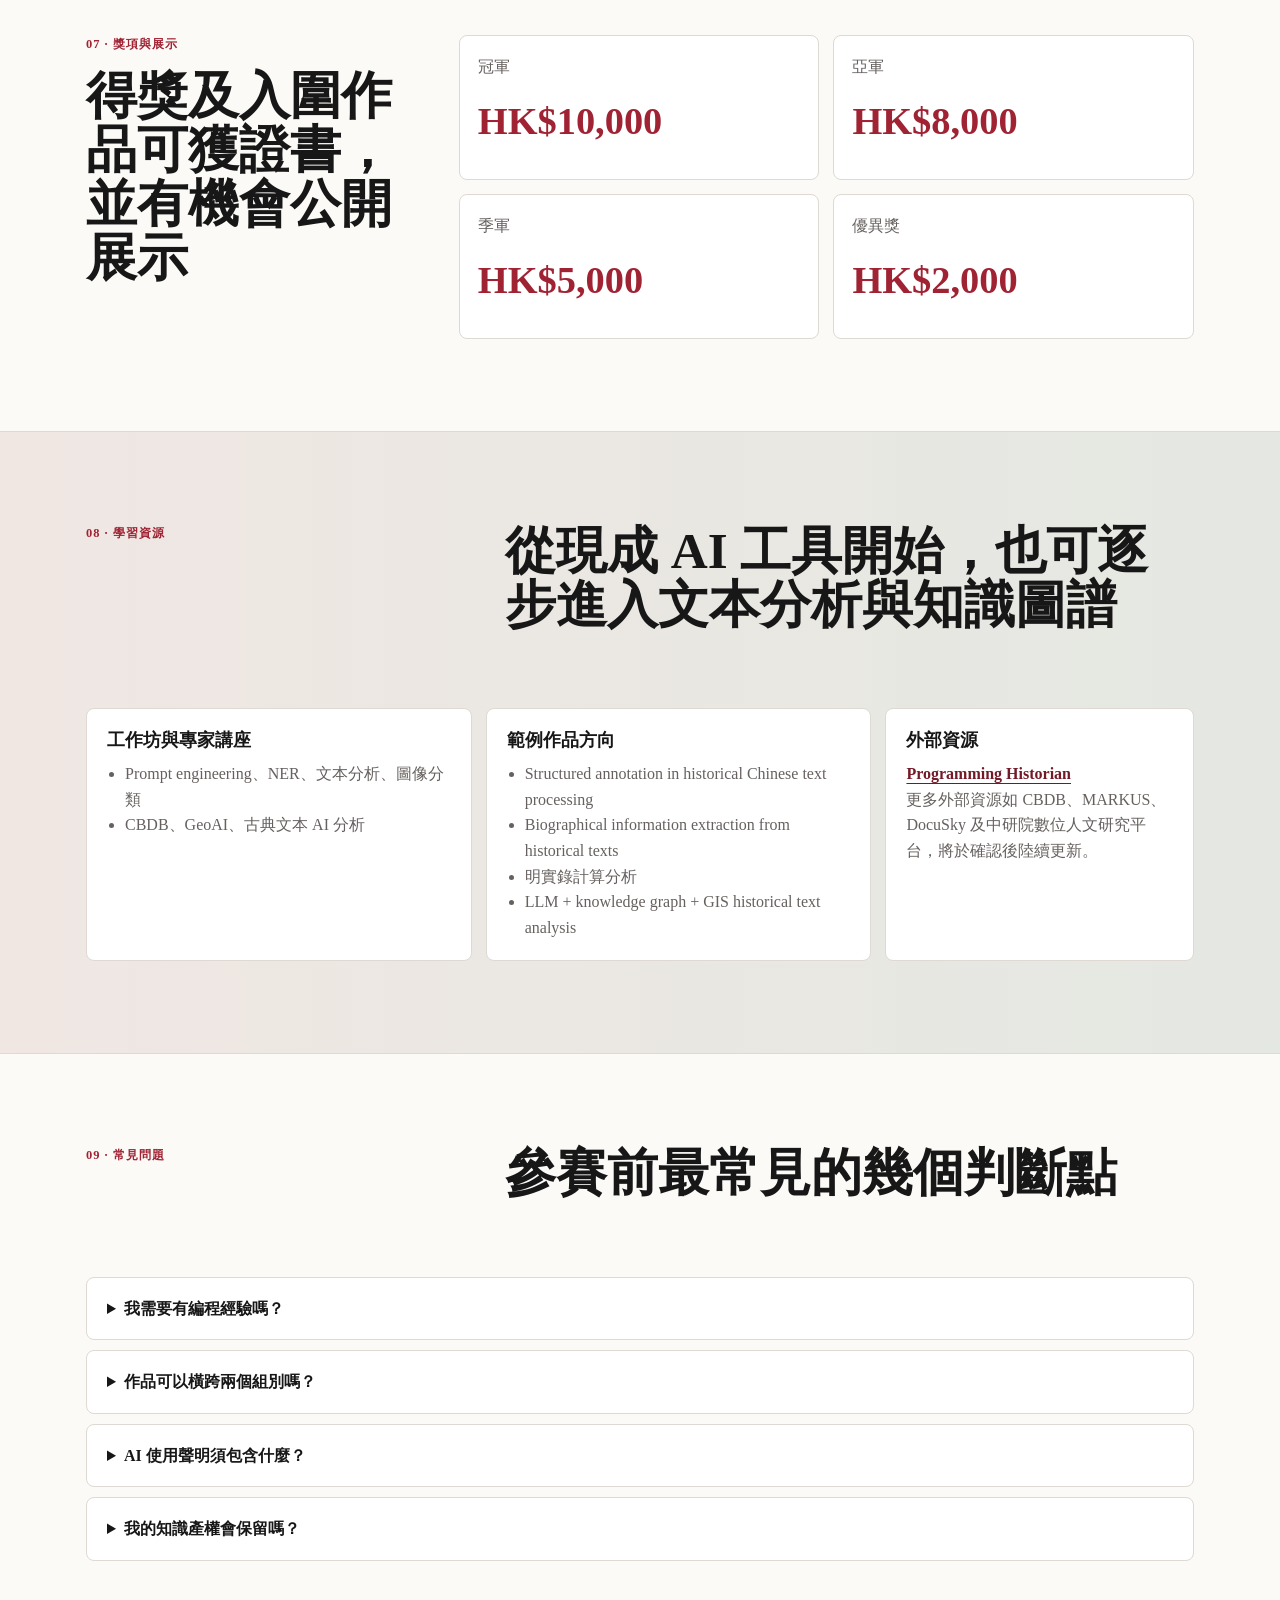
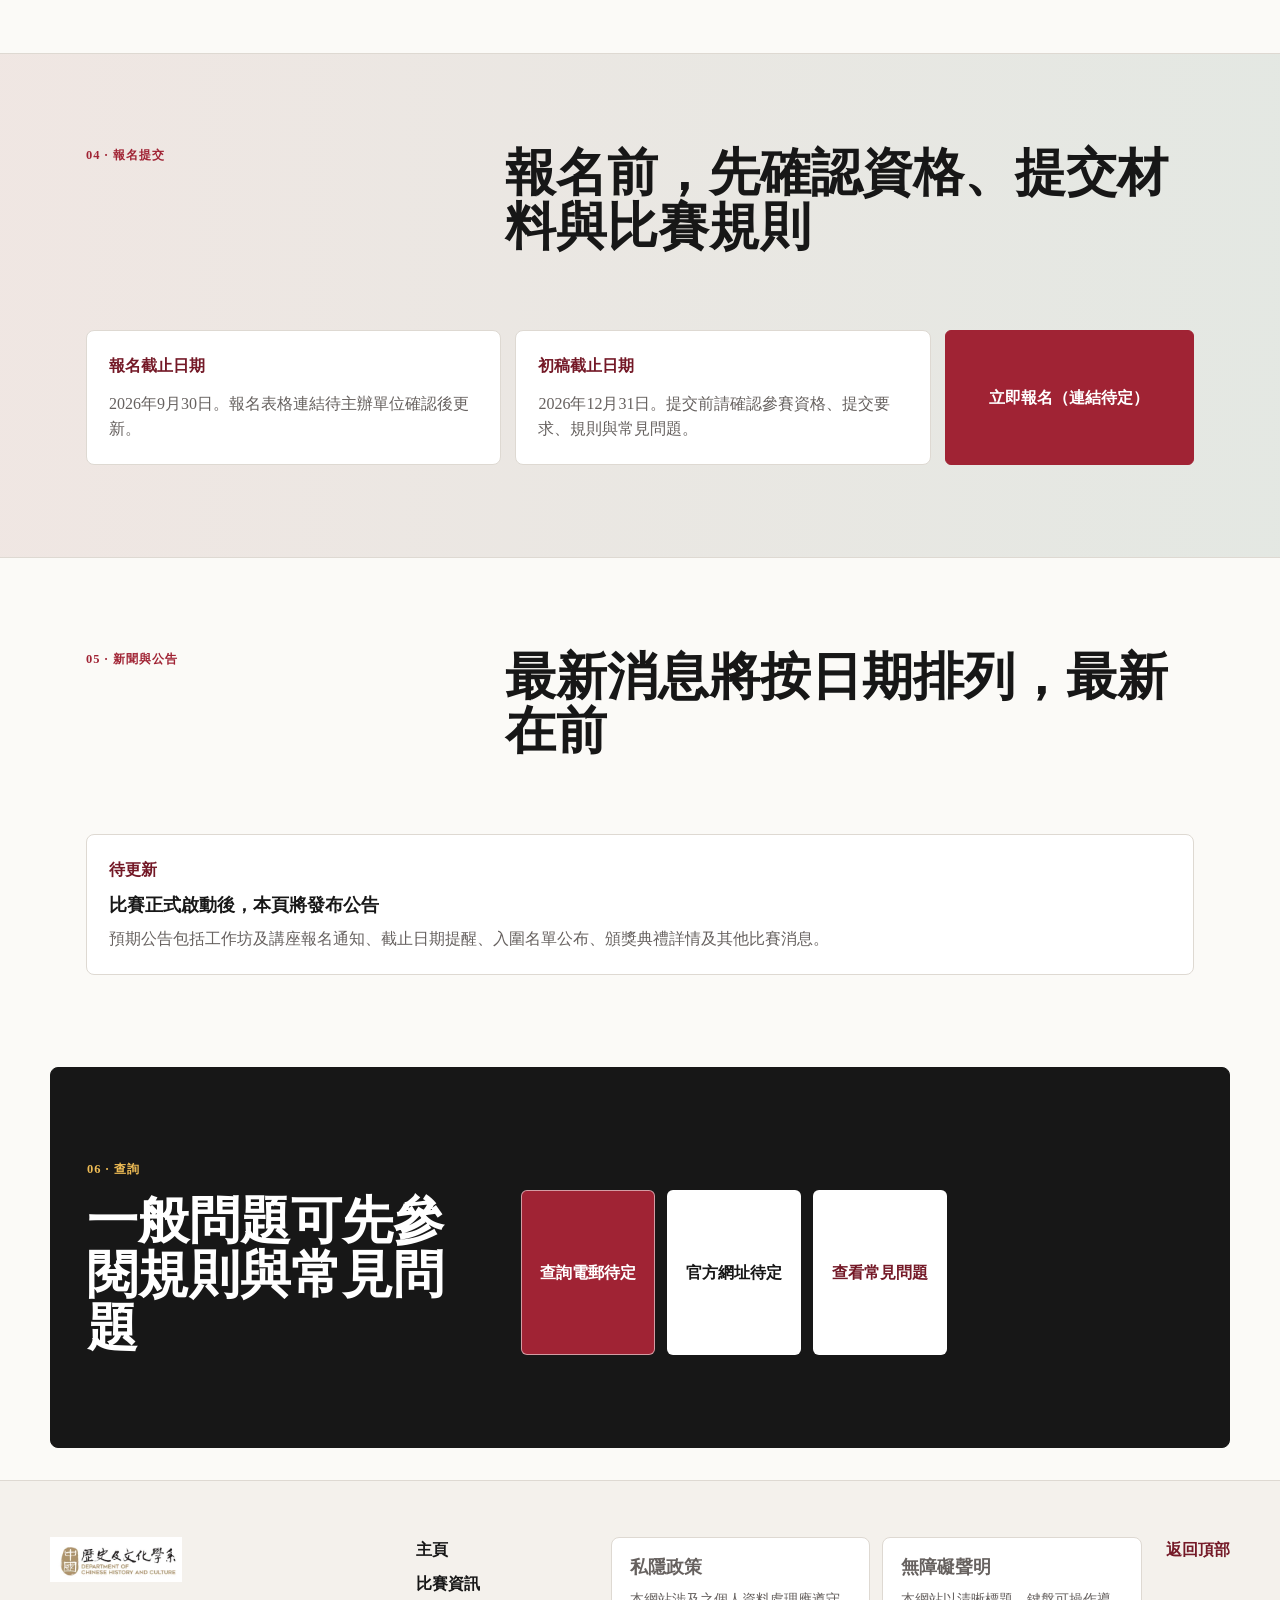
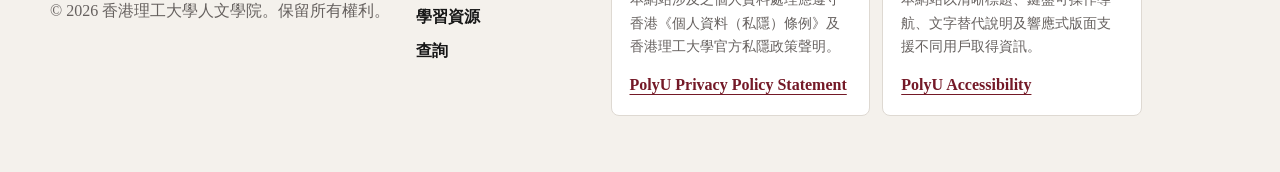
<file: website/index.html>
<!doctype html>
<html lang="zh-Hant">
  <head>
    <meta charset="utf-8" />
    <meta name="viewport" content="width=device-width, initial-scale=1" />
    <title>2026 PolyU AI x Digital Humanities Awards</title>
    <meta
      name="description"
      content="Competition information website for the 2026 PolyU AI x Digital Humanities Awards."
    />
    <link rel="stylesheet" href="styles.css" />
  </head>
  <body>
    <a class="skip-link" href="#main-content" data-lang="zh">跳至主要內容</a>
    <a class="skip-link" href="#main-content" data-lang="en">Skip to main content</a>
    <header class="site-header" id="top">
      <a class="brand" href="#top" aria-label="Competition home">
        <img src="assets/chc-logo.png" alt="CHC logo" />
        <span>
          <strong data-lang="zh">AI x 數位人文獎</strong>
          <strong data-lang="en">AI x Digital Humanities Awards</strong>
          <small data-lang="zh">2026 理大人工智能 x 數位人文獎</small>
          <small data-lang="en">2026 PolyU AI x Digital Humanities Awards</small>
        </span>
      </a>

      <button class="menu-toggle" type="button" aria-expanded="false" aria-controls="site-nav">
        <span></span>
        <span></span>
        <span></span>
      </button>

      <nav class="site-nav" id="site-nav" aria-label="Primary navigation">
        <a class="nav-widget" href="#top">
          <span class="nav-label" data-lang="zh">主頁</span>
          <span class="nav-label" data-lang="en">Home</span>
        </a>
        <a class="nav-widget" href="#competition-info">
          <span class="nav-label" data-lang="zh">比賽資訊</span>
          <span class="nav-label" data-lang="en">Competition Info</span>
        </a>
        <a class="nav-widget" href="#resources">
          <span class="nav-label" data-lang="zh">學習資源</span>
          <span class="nav-label" data-lang="en">Resources</span>
        </a>
        <a class="nav-widget" href="#registration">
          <span class="nav-label" data-lang="zh">報名提交</span>
          <span class="nav-label" data-lang="en">Registration</span>
        </a>
        <a class="nav-widget" href="#news">
          <span class="nav-label" data-lang="zh">新聞公告</span>
          <span class="nav-label" data-lang="en">News</span>
        </a>
        <a class="nav-widget" href="#contact">
          <span class="nav-label" data-lang="zh">查詢</span>
          <span class="nav-label" data-lang="en">Contact</span>
        </a>
        <button class="language-toggle" type="button" aria-label="Switch language">
          <span class="active-lang">繁</span>
          <span>EN</span>
        </button>
      </nav>
    </header>

    <main id="main-content">
      <section class="hero" aria-labelledby="hero-title">
        <div class="hero-copy">
          <p class="eyebrow" data-lang="zh">Faculty of Humanities · The Hong Kong Polytechnic University</p>
          <p class="eyebrow" data-lang="en">Faculty of Humanities · The Hong Kong Polytechnic University</p>
          <h2 id="hero-title" data-lang="zh">2026 理大人工智能 x 數位人文獎</h2>
          <h2 id="hero-title-en" data-lang="en">2026 PolyU AI x Digital Humanities Awards</h2>
          <p class="hero-lede" data-lang="zh">
            以「AI & Classics」為主題，邀請人文學院本科生運用人工智能重新閱讀、分析、展示與教學古典文本、歷史文化和經典思想。
          </p>
          <p class="hero-lede" data-lang="en">
            Under the theme "AI & Classics," undergraduate students are invited to reimagine classical texts,
            history, culture, translation and language analysis through artificial intelligence.
          </p>
          <div class="hero-actions" aria-label="Quick actions">
            <a class="button primary" href="#registration" data-lang="zh">立即報名</a>
            <a class="button primary" href="#registration" data-lang="en">Register</a>
            <a class="button" href="#competition-info" data-lang="zh">了解比賽</a>
            <a class="button" href="#competition-info" data-lang="en">Competition Info</a>
            <a class="button ghost" href="#resources" data-lang="zh">學習資源</a>
            <a class="button ghost" href="#resources" data-lang="en">Resources</a>
          </div>
        </div>

        <aside class="deadline-panel" aria-label="Competition deadline">
          <span class="panel-kicker" data-lang="zh">報名截止</span>
          <span class="panel-kicker" data-lang="en">Registration Deadline</span>
          <strong data-lang="zh">2026年9月30日</strong>
          <strong data-lang="en">30 September 2026</strong>
          <div class="countdown" data-deadline="2026-09-30T23:59:59+08:00">
            <span><b data-count="days">--</b><small data-lang="zh">日</small><small data-lang="en">days</small></span>
            <span><b data-count="hours">--</b><small data-lang="zh">小時</small><small data-lang="en">hours</small></span>
            <span><b data-count="minutes">--</b><small data-lang="zh">分鐘</small><small data-lang="en">min</small></span>
          </div>
          <p data-lang="zh">初稿截止日期為 2026年12月31日。</p>
          <p data-lang="en">Draft submission deadline: 31 December 2026.</p>
        </aside>
      </section>

      <section class="quick-map" id="competition-info" aria-label="Competition information index">
        <a href="#about">
          <span>2.1</span>
          <strong data-lang="zh">關於比賽</strong>
          <strong data-lang="en">About</strong>
        </a>
        <a href="#eligibility">
          <span>2.2</span>
          <strong data-lang="zh">參賽資格及組隊</strong>
          <strong data-lang="en">Eligibility & Teams</strong>
        </a>
        <a href="#submit">
          <span>2.3</span>
          <strong data-lang="zh">提交要求</strong>
          <strong data-lang="en">Submission Requirements</strong>
        </a>
        <a href="#timeline">
          <span>2.4</span>
          <strong data-lang="zh">時間表</strong>
          <strong data-lang="en">Timeline</strong>
        </a>
        <a href="#judging">
          <span>2.5</span>
          <strong data-lang="zh">評審</strong>
          <strong data-lang="en">Judging</strong>
        </a>
        <a href="#awards">
          <span>2.6</span>
          <strong data-lang="zh">獎項</strong>
          <strong data-lang="en">Awards</strong>
        </a>
        <a href="#rules">
          <span>2.7</span>
          <strong data-lang="zh">規則與常見問題</strong>
          <strong data-lang="en">Rules & FAQ</strong>
        </a>
      </section>

      <section class="section" id="about">
        <div class="section-heading">
          <p class="eyebrow" data-lang="zh">01 · 關於比賽</p>
          <p class="eyebrow" data-lang="en">01 · About</p>
          <h2 data-lang="zh">把古典學習變成可研究、可展示、可互動的 AI 作品</h2>
          <h2 data-lang="en">Turn classical learning into researchable, demonstrable and interactive AI work</h2>
        </div>
        <div class="two-column">
          <div>
            <p data-lang="zh">
              本比賽是香港理工大學人文學院專為本科生舉辦的旗艦型校內活動，聚焦人工智能與古典研究的跨界融合。
            </p>
            <p data-lang="en">
              This flagship Faculty of Humanities initiative centres on the intersection of artificial intelligence and classical studies.
            </p>
            <p data-lang="zh">
              Classics 可廣義理解為古典文本、經典思想、古代歷史文化、古籍圖像、經典翻譯與相關知識傳播。
            </p>
            <p data-lang="en">
              Classics is understood broadly: classical texts, canonical thought, premodern history and culture, rare-book images,
              translations of classics and related knowledge communication.
            </p>
          </div>
          <div class="direction-grid">
            <article>
              <span>01</span>
              <h3 data-lang="zh">生成式 AI 與古典文本</h3>
              <h3 data-lang="en">GenAI for Classical Texts</h3>
              <p data-lang="zh">導讀、翻譯比較、註釋設計、互動問答。</p>
              <p data-lang="en">Guided reading, translation comparison, annotation and Q&A.</p>
            </article>
            <article>
              <span>02</span>
              <h3 data-lang="zh">NLP 與資料視覺化</h3>
              <h3 data-lang="en">NLP & Data Visualisation</h3>
              <p data-lang="zh">NER、知識圖譜、GIS、歷史材料分析。</p>
              <p data-lang="en">NER, knowledge graphs, GIS and historical data analysis.</p>
            </article>
            <article>
              <span>03</span>
              <h3 data-lang="zh">AI Agent 工作流程</h3>
              <h3 data-lang="en">AI Agent Workflows</h3>
              <p data-lang="zh">從史料提取、資料整理到數位呈現。</p>
              <p data-lang="en">From source extraction and data organisation to digital presentation.</p>
            </article>
            <article>
              <span>04</span>
              <h3 data-lang="zh">多模態與沉浸式作品</h3>
              <h3 data-lang="en">Multimodal & Immersive Work</h3>
              <p data-lang="zh">AR/VR、空間敘事、圖像辨識與數位展覽。</p>
              <p data-lang="en">AR/VR, spatial storytelling, image recognition and digital exhibitions.</p>
            </article>
          </div>
        </div>
      </section>

      <section class="section tinted" id="eligibility">
        <div class="section-heading compact">
          <p class="eyebrow" data-lang="zh">02 · 參賽資格及組隊</p>
          <p class="eyebrow" data-lang="en">02 · Eligibility & Teams</p>
          <h2 data-lang="zh">面向人文學院本科生，可個人或組隊參賽</h2>
          <h2 data-lang="en">Open to Faculty of Humanities undergraduates, individually or in teams</h2>
        </div>
        <div class="info-table">
          <div>
            <strong data-lang="zh">合資格課程</strong>
            <strong data-lang="en">Eligible programmes</strong>
            <p data-lang="zh">人文學科課程組合本科入學計劃；中國歷史及文化；英文及應用語言學；言語治療。</p>
            <p data-lang="en">Bachelor's Degree Scheme in Humanities; BA Chinese History and Culture; BA English and Applied Linguistics; BSc Speech Therapy.</p>
          </div>
          <div>
            <strong data-lang="zh">隊伍人數</strong>
            <strong data-lang="en">Team size</strong>
            <p data-lang="zh">可個人參賽，亦可組成 2 至 4 人隊伍；每隊最多 4 人。</p>
            <p data-lang="en">Individual entries or teams of 2 to 4 members; maximum 4 members per team.</p>
          </div>
          <div>
            <strong data-lang="zh">跨學科組隊</strong>
            <strong data-lang="en">Interdisciplinary teams</strong>
            <p data-lang="zh">鼓勵跨學科組隊；不同課程成員須說明各自負責範疇。</p>
            <p data-lang="en">Strongly encouraged; members from different programmes should state their roles.</p>
          </div>
          <div>
            <strong data-lang="zh">提交限制</strong>
            <strong data-lang="en">Submission limit</strong>
            <p data-lang="zh">每名學生只可作為一隊之正式成員參賽；每隊只可提交一份作品。</p>
            <p data-lang="en">Each student may join only one team, and each team may submit only one entry.</p>
          </div>
        </div>
      </section>

      <section class="section" id="streams">
        <div class="section-heading">
          <p class="eyebrow" data-lang="zh">03 · 參賽組別</p>
          <p class="eyebrow" data-lang="en">03 · Competition Streams</p>
          <h2 data-lang="zh">三條路徑，對應不同方向的 AI 實踐</h2>
          <h2 data-lang="en">Three pathways for different directions of AI practice</h2>
        </div>
        <div class="stream-grid">
          <article>
            <span>A</span>
            <h3 data-lang="zh">善用 GenAI 工具</h3>
            <h3 data-lang="en">Use of GenAI Tools</h3>
            <p data-lang="zh">經典文本導讀、翻譯比較、課堂活動、互動問答、教材框架或學習資源。</p>
            <p data-lang="en">Guided reading, translation exercises, classroom activities, Q&A, instructional frameworks and learning resources.</p>
          </article>
          <article>
            <span>B</span>
            <h3 data-lang="zh">客製化 AI 工具與 Agent Workflow</h3>
            <h3 data-lang="en">Tailored AI Tools & Agent Workflows</h3>
            <p data-lang="zh">AI tutor、文本分析、資料抽取、知識圖譜、資料集、檢索系統或 workflow 原型。</p>
            <p data-lang="en">AI tutors, text-analysis tools, data extraction, knowledge graphs, datasets, retrieval systems and workflow prototypes.</p>
          </article>
          <article>
            <span>C</span>
            <h3 data-lang="zh">多模態、沉浸式 AI 與經典</h3>
            <h3 data-lang="en">Embodied, Spatial & Multimodal AI</h3>
            <p data-lang="zh">AR/VR、地圖、圖像辨識、多模態生成、數位展覽或空間敘事。</p>
            <p data-lang="en">AR/VR, mapping, image recognition, multimodal generation, digital exhibitions and spatial storytelling.</p>
          </article>
        </div>
      </section>

      <section class="section split" id="submit">
        <div class="section-heading">
          <p class="eyebrow" data-lang="zh">04 · 提交要求</p>
          <p class="eyebrow" data-lang="en">04 · Submission</p>
          <h2 data-lang="zh">初賽先證明想法清楚，入圍後再打磨可示範版本</h2>
          <h2 data-lang="en">First prove clarity; shortlisted teams then refine demonstrable versions</h2>
        </div>
        <div class="submission-flow">
          <article>
            <span>1</span>
            <h3 data-lang="zh">網上報名及作品摘要</h3>
            <h3 data-lang="en">Online Application & Abstract</h3>
            <p data-lang="zh">填妥報名表，概述問題意識、方法、AI 使用與作品價值。</p>
            <p data-lang="en">Complete the form and outline the problem, method, AI use and value of the work.</p>
          </article>
          <article>
            <span>2</span>
            <h3 data-lang="zh">3分鐘短片或15頁內簡報</h3>
            <h3 data-lang="en">3-minute Video or 15-page Deck</h3>
            <p data-lang="zh">如適用，附上 workflow 架構圖與示範材料。</p>
            <p data-lang="en">Include a workflow diagram and demonstration materials where applicable.</p>
          </article>
          <article>
            <span>3</span>
            <h3 data-lang="zh">AI 使用及來源聲明</h3>
            <h3 data-lang="en">AI Use & Source Statements</h3>
            <p data-lang="zh">清楚列明工具、用途、人手修改、驗證、資料來源與授權情況。</p>
            <p data-lang="en">Specify tools, purposes, human revision, verification, sources and licensing.</p>
          </article>
        </div>
      </section>

      <section class="section tinted" id="timeline">
        <div class="section-heading compact">
          <p class="eyebrow" data-lang="zh">05 · 時間表</p>
          <p class="eyebrow" data-lang="en">05 · Timeline</p>
          <h2 data-lang="zh">從公開徵件到決賽展示，逐步培訓與篩選</h2>
          <h2 data-lang="en">From call for entries to final demonstration, with staged training and review</h2>
        </div>
        <ol class="timeline">
          <li>
            <time data-lang="zh">2026年3月</time>
            <time data-lang="en">March 2026</time>
            <span data-lang="zh">網站上線、公開徵件、開始接受報名</span>
            <span data-lang="en">Website launch, call for entries and opening of registration</span>
          </li>
          <li>
            <time data-lang="zh">2026年3月至5月</time>
            <time data-lang="en">March - May 2026</time>
            <span data-lang="zh">Prompt engineering、NER、文本分析、圖像分類等基礎工作坊</span>
            <span data-lang="en">Foundational workshops on prompt engineering, NER, text analysis and image classification</span>
          </li>
          <li>
            <time data-lang="zh">2026年6月至11月</time>
            <time data-lang="en">June - November 2026</time>
            <span data-lang="zh">CBDB、GeoAI、古典文本 AI 分析等專家講座及進階工作坊</span>
            <span data-lang="en">Expert talks and advanced workshops on CBDB, GeoAI and AI-based classical text analysis</span>
          </li>
          <li>
            <time data-lang="zh">2026年9月30日</time>
            <time data-lang="en">30 September 2026</time>
            <span data-lang="zh">報名截止</span>
            <span data-lang="en">Registration deadline</span>
          </li>
          <li>
            <time data-lang="zh">2026年12月31日</time>
            <time data-lang="en">31 December 2026</time>
            <span data-lang="zh">初稿截止</span>
            <span data-lang="en">Draft submission deadline</span>
          </li>
          <li>
            <time data-lang="zh">2027年1月</time>
            <time data-lang="en">January 2027</time>
            <span data-lang="zh">公布入圍名單、決賽簡報及頒獎典禮</span>
            <span data-lang="en">Shortlist announcement, final presentations and award ceremony</span>
          </li>
        </ol>
      </section>

      <section class="section" id="judging">
        <div class="section-heading">
          <p class="eyebrow" data-lang="zh">06 · 評審</p>
          <p class="eyebrow" data-lang="en">06 · Judging</p>
          <h2 data-lang="zh">五個維度衡量：問題、技術、創意、學術與責任</h2>
          <h2 data-lang="en">Five dimensions: problem, technology, creativity, scholarship and responsibility</h2>
        </div>
        <div class="criteria-list">
          <div><b>20%</b><span data-lang="zh">問題界定與 Classics／Humanities 關聯</span><span data-lang="en">Problem definition and relevance to Classics / Humanities</span></div>
          <div><b>20%</b><span data-lang="zh">可行性與功能性／技術實踐</span><span data-lang="en">Feasibility, functionality and technical realisation</span></div>
          <div><b>20%</b><span data-lang="zh">創新與創意</span><span data-lang="en">Innovation and creativity</span></div>
          <div><b>25%</b><span data-lang="zh">學術質素與研究嚴謹度</span><span data-lang="en">Scholarly quality and research rigour</span></div>
          <div><b>15%</b><span data-lang="zh">社會影響、可持續性與負責任 AI</span><span data-lang="en">Social impact, sustainability and responsible AI</span></div>
        </div>
      </section>

      <section class="section split" id="awards">
        <div class="section-heading">
          <p class="eyebrow" data-lang="zh">07 · 獎項與展示</p>
          <p class="eyebrow" data-lang="en">07 · Awards & Showcase</p>
          <h2 data-lang="zh">得獎及入圍作品可獲證書，並有機會公開展示</h2>
          <h2 data-lang="en">Prize winners and shortlisted entries receive certificates and showcase opportunities</h2>
        </div>
        <div class="award-strip">
          <div><span data-lang="zh">冠軍</span><span data-lang="en">Champion</span><strong>HK$10,000</strong></div>
          <div><span data-lang="zh">亞軍</span><span data-lang="en">First Runner-up</span><strong>HK$8,000</strong></div>
          <div><span data-lang="zh">季軍</span><span data-lang="en">Second Runner-up</span><strong>HK$5,000</strong></div>
          <div><span data-lang="zh">優異獎</span><span data-lang="en">Outstanding Awards</span><strong>HK$2,000</strong></div>
        </div>
      </section>

      <section class="section tinted" id="resources">
        <div class="section-heading compact">
          <p class="eyebrow" data-lang="zh">08 · 學習資源</p>
          <p class="eyebrow" data-lang="en">08 · Resources</p>
          <h2 data-lang="zh">從現成 AI 工具開始，也可逐步進入文本分析與知識圖譜</h2>
          <h2 data-lang="en">Start with existing AI tools, then move toward text analysis and knowledge graphs</h2>
        </div>
        <div class="resource-layout">
          <div class="resource-block">
            <h3 data-lang="zh">工作坊與專家講座</h3>
            <h3 data-lang="en">Workshops and Expert Talks</h3>
            <ul>
              <li data-lang="zh">Prompt engineering、NER、文本分析、圖像分類</li>
              <li data-lang="en">Prompt engineering, NER, text analysis and image classification</li>
              <li data-lang="zh">CBDB、GeoAI、古典文本 AI 分析</li>
              <li data-lang="en">CBDB, GeoAI and AI-based analysis of classical texts</li>
            </ul>
          </div>
          <div class="resource-block">
            <h3 data-lang="zh">範例作品方向</h3>
            <h3 data-lang="en">Exemplar Project Directions</h3>
            <ul>
              <li>Structured annotation in historical Chinese text processing</li>
              <li>Biographical information extraction from historical texts</li>
              <li data-lang="zh">明實錄計算分析</li>
              <li data-lang="en">Computational Analysis of Ming Shilu</li>
              <li>LLM + knowledge graph + GIS historical text analysis</li>
            </ul>
          </div>
          <div class="resource-block">
            <h3 data-lang="zh">外部資源</h3>
            <h3 data-lang="en">External Resource</h3>
            <a class="text-link" href="https://programminghistorian.org/">Programming Historian</a>
            <p data-lang="zh">更多外部資源如 CBDB、MARKUS、DocuSky 及中研院數位人文研究平台，將於確認後陸續更新。</p>
            <p data-lang="en">More external resources such as CBDB, MARKUS, DocuSky and digital humanities platforms will be added after confirmation.</p>
          </div>
        </div>
      </section>

      <section class="section" id="rules">
        <div class="section-heading">
          <p class="eyebrow" data-lang="zh">09 · 常見問題</p>
          <p class="eyebrow" data-lang="en">09 · FAQ</p>
          <h2 data-lang="zh">參賽前最常見的幾個判斷點</h2>
          <h2 data-lang="en">Common decision points before entering</h2>
        </div>
        <div class="faq-list">
          <details>
            <summary data-lang="zh">我需要有編程經驗嗎？</summary>
            <summary data-lang="en">Do I need programming experience?</summary>
            <p data-lang="zh">毋須具備高階編程能力。參賽者可從 A 組入手，善用現成 GenAI 工具。</p>
            <p data-lang="en">No advanced programming experience is required. Stream A supports effective use of existing GenAI tools.</p>
          </details>
          <details>
            <summary data-lang="zh">作品可以橫跨兩個組別嗎？</summary>
            <summary data-lang="en">Can a project span two streams?</summary>
            <p data-lang="zh">可以，但須在作品摘要中說明主要評審定位。</p>
            <p data-lang="en">Yes, but the project abstract should explain its principal evaluative positioning.</p>
          </details>
          <details>
            <summary data-lang="zh">AI 使用聲明須包含什麼？</summary>
            <summary data-lang="en">What must the AI use statement include?</summary>
            <p data-lang="zh">須列明生成式 AI 工具、用途、生成內容範圍，以及人手修改、驗證與判斷程度。</p>
            <p data-lang="en">It must specify the tools used, purposes, scope of generated content and extent of human revision and verification.</p>
          </details>
          <details>
            <summary data-lang="zh">我的知識產權會保留嗎？</summary>
            <summary data-lang="en">Will my intellectual property be retained?</summary>
            <p data-lang="zh">會。作品著作權及知識產權原則上屬參賽者所有。</p>
            <p data-lang="en">Yes. Copyright and intellectual property in submitted work shall, in principle, remain with the participants.</p>
          </details>
        </div>
      </section>

      <section class="section tinted" id="registration">
        <div class="section-heading compact">
          <p class="eyebrow" data-lang="zh">04 · 報名提交</p>
          <p class="eyebrow" data-lang="en">04 · Registration & Submission</p>
          <h2 data-lang="zh">報名前，先確認資格、提交材料與比賽規則</h2>
          <h2 data-lang="en">Before registering, check eligibility, materials and rules</h2>
        </div>
        <div class="registration-panel">
          <div>
            <strong data-lang="zh">報名截止日期</strong>
            <strong data-lang="en">Registration deadline</strong>
            <p data-lang="zh">2026年9月30日。報名表格連結待主辦單位確認後更新。</p>
            <p data-lang="en">30 September 2026. The registration form link will be updated by the organiser.</p>
          </div>
          <div>
            <strong data-lang="zh">初稿截止日期</strong>
            <strong data-lang="en">Draft deadline</strong>
            <p data-lang="zh">2026年12月31日。提交前請確認參賽資格、提交要求、規則與常見問題。</p>
            <p data-lang="en">31 December 2026. Before submitting, check eligibility, submission requirements, rules and FAQ.</p>
          </div>
          <a class="button primary" href="#" aria-disabled="true" data-lang="zh">立即報名（連結待定）</a>
          <a class="button primary" href="#" aria-disabled="true" data-lang="en">Register Now (TBC)</a>
        </div>
      </section>

      <section class="section" id="news">
        <div class="section-heading">
          <p class="eyebrow" data-lang="zh">05 · 新聞與公告</p>
          <p class="eyebrow" data-lang="en">05 · News & Announcements</p>
          <h2 data-lang="zh">最新消息將按日期排列，最新在前</h2>
          <h2 data-lang="en">Updates will be listed by date, newest first</h2>
        </div>
        <div class="news-list">
          <article>
            <time data-lang="zh">待更新</time>
            <time data-lang="en">To be updated</time>
            <h3 data-lang="zh">比賽正式啟動後，本頁將發布公告</h3>
            <h3 data-lang="en">This page will publish announcements after the competition launch</h3>
            <p data-lang="zh">預期公告包括工作坊及講座報名通知、截止日期提醒、入圍名單公布、頒獎典禮詳情及其他比賽消息。</p>
            <p data-lang="en">Expected updates include workshop registration, deadline reminders, shortlist announcements, award ceremony details and other notices.</p>
          </article>
        </div>
      </section>

      <section class="contact-section" id="contact">
        <div>
          <p class="eyebrow" data-lang="zh">06 · 查詢</p>
          <p class="eyebrow" data-lang="en">06 · Contact & Enquiries</p>
          <h2 data-lang="zh">一般問題可先參閱規則與常見問題</h2>
          <h2 data-lang="en">For general questions, please check Rules & FAQ first</h2>
        </div>
        <div class="contact-actions">
          <a class="button primary" href="#" aria-disabled="true" data-lang="zh">查詢電郵待定</a>
          <a class="button primary" href="#" aria-disabled="true" data-lang="en">Enquiry Email TBC</a>
          <a class="button" href="#" aria-disabled="true" data-lang="zh">官方網址待定</a>
          <a class="button" href="#" aria-disabled="true" data-lang="en">Official Website TBC</a>
          <a class="button ghost" href="#rules" data-lang="zh">查看常見問題</a>
          <a class="button ghost" href="#rules" data-lang="en">View FAQ</a>
        </div>
      </section>
    </main>

    <footer class="site-footer">
      <div class="footer-layout">
        <div>
          <img src="assets/chc-logo.png" alt="CHC logo" />
          <p data-lang="zh">© 2026 香港理工大學人文學院。保留所有權利。</p>
          <p data-lang="en">© 2026 Faculty of Humanities, The Hong Kong Polytechnic University. All Rights Reserved.</p>
        </div>
        <div class="footer-links" aria-label="Footer quick links">
          <a href="#top" data-lang="zh">主頁</a>
          <a href="#competition-info" data-lang="zh">比賽資訊</a>
          <a href="#resources" data-lang="zh">學習資源</a>
          <a href="#contact" data-lang="zh">查詢</a>
          <a href="#top" data-lang="en">Home</a>
          <a href="#competition-info" data-lang="en">Competition Info</a>
          <a href="#resources" data-lang="en">Resources</a>
          <a href="#contact" data-lang="en">Contact</a>
        </div>
        <div class="policy-grid">
          <section class="policy-card" aria-labelledby="privacy-heading">
            <h2 id="privacy-heading" data-lang="zh">私隱政策</h2>
            <h2 id="privacy-heading-en" data-lang="en">Privacy Policy</h2>
            <p data-lang="zh">
              本網站涉及之個人資料處理應遵守香港《個人資料（私隱）條例》及香港理工大學官方私隱政策聲明。
            </p>
            <p data-lang="en">
              Personal data handling should follow Hong Kong's Personal Data (Privacy) Ordinance and PolyU's official Privacy Policy Statement.
            </p>
            <a class="text-link" href="https://www.polyu.edu.hk/privacy-policy-statement/">PolyU Privacy Policy Statement</a>
          </section>
          <section class="policy-card" aria-labelledby="accessibility-heading">
            <h2 id="accessibility-heading" data-lang="zh">無障礙聲明</h2>
            <h2 id="accessibility-heading-en" data-lang="en">Accessibility Statement</h2>
            <p data-lang="zh">
              本網站以清晰標題、鍵盤可操作導航、文字替代說明及響應式版面支援不同用戶取得資訊。
            </p>
            <p data-lang="en">
              The site supports access through clear headings, keyboard-operable navigation, image text alternatives and responsive layouts.
            </p>
            <a class="text-link" href="https://www.polyu.edu.hk/accessibility/">PolyU Accessibility</a>
          </section>
        </div>
        <a href="#top" class="back-to-top" data-lang="zh">返回頂部</a>
        <a href="#top" class="back-to-top" data-lang="en">Back to top</a>
      </div>
    </footer>

    <script src="script.js"></script>
  </body>
</html>
</file>
<file: styles.css>
:root {
  --ink: #171717;
  --muted: #66615f;
  --line: #ded9d2;
  --paper: #fbfaf7;
  --white: #ffffff;
  --red: #a02334;
  --red-dark: #741927;
  --deep-accent: #5f332b;
  --jade: #0f6f68;
  --gold: #b5842d;
  --blue: #244c77;
  --shadow: 0 22px 55px rgba(23, 23, 23, 0.1);
  --max: 1180px;
}

* {
  box-sizing: border-box;
}

html {
  scroll-behavior: smooth;
}

[id] {
  scroll-margin-top: 92px;
}

.skip-link {
  position: fixed;
  top: 10px;
  left: 10px;
  z-index: 100;
  padding: 10px 14px;
  border-radius: 6px;
  background: var(--deep-accent);
  color: var(--white);
  font-weight: 700;
  transform: translateY(-150%);
}

.skip-link:focus {
  transform: translateY(0);
}

body {
  margin: 0;
  color: var(--ink);
  background: var(--paper);
  font-family: "Iowan Old Style", "Palatino Linotype", "Hiragino Mincho ProN", "Songti TC", Georgia, serif;
  line-height: 1.6;
}

body[data-language="en"] [data-lang="zh"],
body:not([data-language="en"]) [data-lang="en"] {
  display: none !important;
}

a {
  color: inherit;
  text-decoration: none;
}

a:focus-visible,
button:focus-visible,
summary:focus-visible {
  outline: 3px solid rgba(15, 111, 104, 0.42);
  outline-offset: 3px;
}

img {
  max-width: 100%;
  display: block;
}

.site-header {
  position: sticky;
  top: 0;
  z-index: 20;
  display: flex;
  align-items: center;
  justify-content: space-between;
  gap: 24px;
  padding: 16px clamp(18px, 4vw, 48px);
  border-bottom: 1px solid rgba(222, 217, 210, 0.78);
  background: rgba(251, 250, 247, 0.93);
  backdrop-filter: blur(16px);
}

.brand {
  display: flex;
  align-items: center;
  min-width: 360px;
}

.brand-logos {
  display: flex;
  align-items: center;
  gap: 20px;
}

.brand-logos img {
  height: 54px;
  width: auto;
  object-fit: contain;
}

.brand-logos .faculty-logo {
  height: 54px;
}

.brand-logos .chc-logo {
  height: 54px;
}

.site-nav {
  display: flex;
  align-items: center;
  justify-content: flex-end;
  gap: 8px;
  flex: 1;
  min-width: 0;
  font-size: 0.92rem;
}

.site-nav a {
  white-space: nowrap;
}

.site-nav a:hover,
.site-nav a:focus-visible {
  color: var(--red);
}

.nav-widget {
  display: inline-flex;
  align-items: center;
  min-height: 42px;
  padding: 8px 12px;
  border: 1px solid transparent;
  border-radius: 999px;
  color: var(--muted);
  transition:
    background 160ms ease,
    border-color 160ms ease,
    box-shadow 160ms ease,
    transform 160ms ease;
}

.nav-widget:hover,
.nav-widget:focus-visible {
  border-color: rgba(160, 35, 52, 0.22);
  background: var(--white);
  box-shadow: 0 10px 26px rgba(23, 23, 23, 0.08);
  transform: translateY(-1px);
}

.nav-label {
  font-size: 0.88rem;
  font-weight: 700;
  line-height: 1;
}

.language-toggle,
.menu-toggle {
  border: 1px solid var(--line);
  background: var(--white);
  color: var(--ink);
  cursor: pointer;
}

.language-toggle {
  display: inline-flex;
  gap: 2px;
  padding: 4px;
  border-radius: 999px;
  font-family: inherit;
}

.language-toggle span {
  min-width: 34px;
  padding: 5px 8px;
  border-radius: 999px;
  text-align: center;
  font-size: 0.78rem;
}

.language-toggle .active-lang {
  color: var(--white);
  background: var(--red);
}

.menu-toggle {
  display: none;
  width: 42px;
  height: 42px;
  border-radius: 999px;
  place-items: center;
  padding: 9px;
}

.menu-toggle span {
  display: block;
  width: 18px;
  height: 2px;
  margin: 3px auto;
  background: var(--ink);
}

.hero {
  position: relative;
  display: grid;
  grid-template-columns: minmax(0, 1fr) 360px;
  gap: clamp(28px, 5vw, 72px);
  max-width: var(--max);
  margin: 0 auto;
  padding: clamp(56px, 8vw, 112px) clamp(18px, 4vw, 36px) 36px;
}

.hero::before {
  content: "";
  position: absolute;
  inset: 42px 24px auto auto;
  width: min(42vw, 520px);
  height: 12px;
  background: linear-gradient(90deg, var(--red), var(--jade), var(--gold), var(--blue));
}

.eyebrow {
  margin: 0 0 14px;
  color: var(--red);
  font-size: 0.78rem;
  font-weight: 700;
  letter-spacing: 0.08em;
  text-transform: uppercase;
}

h1,
h2,
h3,
p {
  margin-top: 0;
}

h1 {
  max-width: 850px;
  margin-bottom: 24px;
  font-size: clamp(3rem, 8vw, 7.6rem);
  line-height: 0.96;
  font-weight: 700;
}

.hero-lede {
  max-width: 760px;
  color: #3c3836;
  font-size: clamp(1.08rem, 1.8vw, 1.42rem);
}

.hero-actions {
  display: flex;
  flex-wrap: wrap;
  gap: 12px;
  margin-top: 30px;
}

.button {
  display: inline-flex;
  align-items: center;
  justify-content: center;
  min-height: 44px;
  padding: 11px 18px;
  border: 1px solid var(--ink);
  border-radius: 6px;
  background: var(--white);
  color: var(--ink);
  font-weight: 700;
  line-height: 1.2;
}

.button:hover,
.button:focus-visible {
  transform: translateY(-1px);
  box-shadow: 0 12px 28px rgba(23, 23, 23, 0.12);
}

.button.primary {
  border-color: var(--red);
  background: var(--red);
  color: var(--white);
}

.button.ghost {
  border-color: var(--line);
  color: var(--red-dark);
}

.button[aria-disabled="true"] {
  cursor: not-allowed;
}

.deadline-panel {
  align-self: end;
  padding: 24px;
  border: 1px solid var(--ink);
  border-radius: 8px;
  background: var(--white);
  box-shadow: var(--shadow);
}

.panel-kicker {
  display: block;
  color: var(--jade);
  font-size: 0.78rem;
  font-weight: 700;
  letter-spacing: 0.08em;
  text-transform: uppercase;
}

.deadline-panel > strong {
  display: block;
  margin: 7px 0 18px;
  font-size: 1.7rem;
  line-height: 1.12;
}

.deadline-panel p {
  margin: 14px 0 0;
  color: var(--muted);
  font-size: 0.88rem;
}

.countdown {
  display: grid;
  grid-template-columns: repeat(3, 1fr);
  gap: 8px;
}

.countdown span {
  display: grid;
  min-height: 74px;
  place-items: center;
  border: 1px solid var(--line);
  border-radius: 6px;
  background: #f7f3ee;
}

.countdown b {
  color: var(--red);
  font-size: 1.8rem;
  line-height: 1;
}

.countdown small {
  color: var(--muted);
  font-size: 0.72rem;
}

.quick-map {
  display: grid;
  grid-template-columns: repeat(7, minmax(0, 1fr));
  max-width: var(--max);
  margin: 0 auto 32px;
  padding: 0 clamp(18px, 4vw, 36px);
}

.quick-map a {
  min-height: 112px;
  padding: 18px;
  border-top: 1px solid var(--line);
  border-right: 1px solid var(--line);
  border-bottom: 1px solid var(--line);
  background: rgba(255, 255, 255, 0.58);
}

.quick-map a:first-child {
  border-left: 1px solid var(--line);
}

.quick-map span {
  display: block;
  color: var(--muted);
  font-size: 0.82rem;
}

.quick-map strong {
  display: block;
  margin-top: 20px;
  font-size: clamp(0.92rem, 1.4vw, 1.16rem);
  line-height: 1.2;
}

.section {
  max-width: var(--max);
  margin: 0 auto;
  padding: clamp(56px, 8vw, 92px) clamp(18px, 4vw, 36px);
}

.section.tinted {
  max-width: none;
  margin: 0;
  padding-inline: max(clamp(18px, 4vw, 36px), calc((100vw - var(--max)) / 2 + 36px));
  border-block: 1px solid var(--line);
  background:
    linear-gradient(90deg, rgba(160, 35, 52, 0.05), rgba(15, 111, 104, 0.07)),
    #f4f1ec;
}

.section-heading {
  display: grid;
  grid-template-columns: minmax(190px, 0.34fr) minmax(0, 0.66fr);
  gap: clamp(24px, 5vw, 64px);
  margin-bottom: 34px;
}

.section-heading.compact {
  max-width: var(--max);
}

h2 {
  font-size: clamp(2rem, 4vw, 4.2rem);
  line-height: 1.05;
}

h3 {
  margin-bottom: 9px;
  font-size: 1.12rem;
  line-height: 1.28;
}

.two-column {
  display: grid;
  grid-template-columns: minmax(240px, 0.34fr) 1fr;
  gap: clamp(24px, 5vw, 60px);
}

.two-column > div:first-child {
  color: #393533;
  font-size: 1.04rem;
}

.direction-grid,
.stream-grid,
.resource-layout {
  display: grid;
  grid-template-columns: repeat(2, minmax(0, 1fr));
  gap: 14px;
}

.direction-grid article,
.stream-grid article,
.resource-block,
.submission-flow article {
  padding: 20px;
  border: 1px solid var(--line);
  border-radius: 8px;
  background: var(--white);
}

.direction-grid article span,
.stream-grid article span,
.submission-flow article span {
  display: inline-grid;
  min-width: 38px;
  height: 38px;
  padding: 0 12px;
  margin-bottom: 18px;
  place-items: center;
  border-radius: 999px;
  background: var(--deep-accent);
  color: var(--white);
  font-size: 0.88rem;
  font-weight: 700;
}

.direction-grid article:nth-child(2) span,
.stream-grid article:nth-child(2) span,
.submission-flow article:nth-child(2) span {
  background: var(--jade);
}

.direction-grid article:nth-child(3) span,
.stream-grid article:nth-child(3) span,
.submission-flow article:nth-child(3) span {
  background: var(--gold);
}

.direction-grid article:nth-child(4) span {
  background: var(--blue);
}

.direction-grid p,
.stream-grid p,
.resource-block p,
.submission-flow p {
  margin-bottom: 0;
  color: var(--muted);
}

.info-table {
  display: grid;
  grid-template-columns: repeat(4, 1fr);
  max-width: var(--max);
  gap: 1px;
  border: 1px solid var(--line);
  background: var(--line);
}

.info-table div {
  min-height: 210px;
  padding: 20px;
  background: var(--paper);
}

.info-table strong {
  display: block;
  margin-bottom: 16px;
  color: var(--red-dark);
  font-size: 1.1rem;
}

.info-table p {
  margin-bottom: 0;
  color: #3f3a38;
}

.stream-grid {
  grid-template-columns: repeat(3, 1fr);
}

.split {
  display: grid;
  grid-template-columns: minmax(260px, 0.42fr) 1fr;
  gap: clamp(28px, 5vw, 70px);
  align-items: start;
}

.split .section-heading {
  display: block;
  margin-bottom: 0;
}

.submission-flow {
  display: grid;
  gap: 14px;
}

.news-list {
  display: grid;
  max-width: var(--max);
  gap: 14px;
}

.news-list article {
  padding: 22px;
  border: 1px solid var(--line);
  border-radius: 8px;
  background: var(--white);
}

.news-list time {
  display: block;
  margin-bottom: 12px;
  color: var(--red-dark);
  font-weight: 700;
}

.news-list p {
  margin-bottom: 0;
  color: var(--muted);
}

.timeline {
  display: grid;
  max-width: var(--max);
  margin: 0;
  padding: 0;
  list-style: none;
  border-top: 1px solid var(--line);
}

.timeline li {
  display: grid;
  grid-template-columns: minmax(180px, 0.28fr) 1fr;
  gap: 24px;
  padding: 22px 0;
  border-bottom: 1px solid var(--line);
}

.timeline time {
  color: var(--red-dark);
  font-weight: 700;
}

.criteria-list {
  display: grid;
  gap: 10px;
}

.criteria-list div {
  display: grid;
  grid-template-columns: 86px 1fr;
  align-items: center;
  min-height: 68px;
  border: 1px solid var(--line);
  border-radius: 8px;
  background: var(--white);
  overflow: hidden;
}

.criteria-list b {
  display: grid;
  height: 100%;
  place-items: center;
  background: var(--deep-accent);
  color: var(--white);
  font-size: 1.28rem;
}

.criteria-list div:nth-child(2) b {
  background: var(--jade);
}

.criteria-list div:nth-child(3) b {
  background: var(--gold);
}

.criteria-list div:nth-child(4) b {
  background: var(--red);
}

.criteria-list div:nth-child(5) b {
  background: var(--blue);
}

.criteria-list span {
  padding: 16px 20px;
  font-weight: 700;
}

.award-strip {
  display: grid;
  grid-template-columns: repeat(2, 1fr);
  gap: 14px;
}

.award-strip div {
  min-height: 145px;
  padding: 18px;
  border: 1px solid var(--line);
  border-radius: 8px;
  background: var(--white);
}

.award-strip span {
  display: block;
  color: var(--muted);
}

.award-strip strong {
  display: block;
  margin-top: 22px;
  color: var(--red);
  font-size: clamp(1.8rem, 3vw, 3rem);
  line-height: 1;
}

.resource-layout {
  max-width: var(--max);
  grid-template-columns: 1fr 1fr 0.8fr;
}

.resource-block ul {
  margin: 0;
  padding-left: 18px;
  color: var(--muted);
}

.text-link {
  display: inline-block;
  color: var(--red-dark);
  font-weight: 700;
  text-decoration: underline;
  text-underline-offset: 4px;
}

.faq-list {
  display: grid;
  gap: 10px;
}

details {
  border: 1px solid var(--line);
  border-radius: 8px;
  background: var(--white);
}

summary {
  cursor: pointer;
  padding: 18px 20px;
  color: var(--ink);
  font-weight: 700;
}

details p {
  margin: 0;
  padding: 0 20px 20px;
  color: var(--muted);
}

.floating-registration {
  position: fixed;
  right: clamp(18px, 3vw, 36px);
  bottom: 0;
  z-index: 30;
  display: grid;
  grid-template-columns: 1fr 1fr auto;
  align-items: stretch;
  width: min(760px, calc(100vw - 36px));
  overflow: hidden;
  border: 1px solid rgba(222, 217, 210, 0.9);
  border-radius: 8px;
  background: rgba(251, 250, 247, 0.96);
  box-shadow: 0 18px 46px rgba(25, 24, 22, 0.16);
  backdrop-filter: blur(14px);
}

.floating-registration > div {
  display: grid;
  gap: 4px;
  padding: 16px 18px;
  border-right: 1px solid var(--line);
}

.floating-registration span {
  color: var(--red-dark);
  font-size: 0.72rem;
  font-weight: 700;
}

.floating-registration strong {
  color: var(--ink);
  font-family: var(--font-serif);
  font-size: 1.04rem;
}

.floating-register-button {
  display: inline-flex;
  align-items: center;
  justify-content: center;
  min-width: 132px;
  padding: 16px 20px;
  background: var(--red);
  color: var(--white);
  font-weight: 800;
  text-align: center;
}

.floating-register-button:hover,
.floating-register-button:focus-visible {
  background: var(--red-dark);
}

.site-footer {
  padding: clamp(32px, 5vw, 56px) clamp(18px, 4vw, 48px);
  color: var(--muted);
  border-top: 1px solid var(--line);
  background: #f4f1ec;
}

.footer-contact {
  display: grid;
  gap: 4px;
  margin-top: 12px;
}

.footer-contact p {
  margin: 0;
}

.back-to-top {
  color: var(--red-dark);
  font-weight: 700;
}

.footer-layout {
  display: grid;
  grid-template-columns: minmax(200px, 0.9fr) minmax(150px, 0.45fr) minmax(360px, 1.4fr) auto;
  gap: 24px;
  align-items: start;
  max-width: var(--max);
  margin: 0 auto;
}

.footer-layout img {
  width: 132px;
  margin-bottom: 16px;
}

.footer-layout p {
  margin-bottom: 0;
}

.footer-links {
  display: grid;
  gap: 8px;
}

.footer-links a {
  font-weight: 700;
  color: var(--ink);
}

.policy-grid {
  display: grid;
  grid-template-columns: repeat(2, minmax(0, 1fr));
  gap: 12px;
}

.policy-card {
  padding: 18px;
  border: 1px solid var(--line);
  border-radius: 8px;
  background: var(--white);
}

.policy-card h2 {
  margin-bottom: 10px;
  font-size: 1.12rem;
  line-height: 1.25;
}

.policy-card p {
  margin-bottom: 14px;
  color: var(--muted);
  font-size: 0.9rem;
}

@media (max-width: 940px) {
  .menu-toggle {
    display: block;
  }

  .site-nav {
    position: absolute;
    inset: 74px 12px auto 12px;
    display: none;
    flex-direction: column;
    align-items: stretch;
    padding: 18px;
    border: 1px solid var(--line);
    border-radius: 8px;
    background: var(--white);
    box-shadow: var(--shadow);
  }

  .site-nav.is-open {
    display: flex;
  }

  .site-nav a {
    padding: 7px 9px 7px 7px;
  }

  .nav-widget {
    width: 100%;
    border-color: var(--line);
    border-radius: 8px;
  }

  .hero,
  .two-column,
  .split {
    grid-template-columns: 1fr;
  }

  .deadline-panel {
    align-self: stretch;
  }

  .quick-map,
  .info-table,
  .stream-grid,
  .resource-layout,
  .footer-layout {
    grid-template-columns: repeat(2, 1fr);
  }

  .policy-grid {
    grid-template-columns: 1fr;
  }

  .section-heading {
    grid-template-columns: 1fr;
    gap: 10px;
  }
}

@media (max-width: 640px) {
  .site-header {
    padding-inline: 14px;
  }

  .brand {
    min-width: 0;
  }

  .brand-logos {
    gap: 10px;
  }

  .brand-logos .faculty-logo {
    height: 34px;
  }

  .brand-logos .chc-logo {
    height: 34px;
  }

  .hero {
    padding-top: 48px;
  }

  .hero::before {
    inset: 24px 18px auto 18px;
    width: auto;
  }

  h1 {
    font-size: clamp(2.75rem, 16vw, 4.8rem);
  }

  .quick-map,
  .direction-grid,
  .info-table,
  .stream-grid,
  .timeline li,
  .award-strip,
  .resource-layout,
  .footer-layout {
    grid-template-columns: 1fr;
  }

  .quick-map a,
  .quick-map a:first-child {
    border: 1px solid var(--line);
    border-bottom: 0;
  }

  .quick-map a:last-child {
    border-bottom: 1px solid var(--line);
  }

  .countdown {
    grid-template-columns: 1fr;
  }

  .hero-actions {
    display: grid;
  }

  .button {
    width: 100%;
  }

  .criteria-list div {
    grid-template-columns: 72px 1fr;
  }

  .floating-registration {
    right: 10px;
    bottom: 0;
    grid-template-columns: 1fr;
    width: calc(100vw - 20px);
  }

  .floating-registration > div {
    padding: 12px 14px;
    border-right: 0;
    border-bottom: 1px solid var(--line);
  }

  .floating-register-button {
    min-height: 52px;
  }
}
</file>
<file: website/styles.css>
:root {
  --ink: #171717;
  --muted: #66615f;
  --line: #ded9d2;
  --paper: #fbfaf7;
  --white: #ffffff;
  --red: #a02334;
  --red-dark: #741927;
  --jade: #0f6f68;
  --gold: #b5842d;
  --blue: #244c77;
  --shadow: 0 22px 55px rgba(23, 23, 23, 0.1);
  --max: 1180px;
}

* {
  box-sizing: border-box;
}

html {
  scroll-behavior: smooth;
}

[id] {
  scroll-margin-top: 92px;
}

.skip-link {
  position: fixed;
  top: 10px;
  left: 10px;
  z-index: 100;
  padding: 10px 14px;
  border-radius: 6px;
  background: var(--ink);
  color: var(--white);
  font-weight: 700;
  transform: translateY(-150%);
}

.skip-link:focus {
  transform: translateY(0);
}

body {
  margin: 0;
  color: var(--ink);
  background: var(--paper);
  font-family: "Iowan Old Style", "Palatino Linotype", "Hiragino Mincho ProN", "Songti TC", Georgia, serif;
  line-height: 1.6;
}

body[data-language="en"] [data-lang="zh"],
body:not([data-language="en"]) [data-lang="en"] {
  display: none !important;
}

a {
  color: inherit;
  text-decoration: none;
}

a:focus-visible,
button:focus-visible,
summary:focus-visible {
  outline: 3px solid rgba(15, 111, 104, 0.42);
  outline-offset: 3px;
}

img {
  max-width: 100%;
  display: block;
}

.site-header {
  position: sticky;
  top: 0;
  z-index: 20;
  display: flex;
  align-items: center;
  justify-content: space-between;
  gap: 24px;
  padding: 16px clamp(18px, 4vw, 48px);
  border-bottom: 1px solid rgba(222, 217, 210, 0.78);
  background: rgba(251, 250, 247, 0.93);
  backdrop-filter: blur(16px);
}

.brand {
  display: flex;
  align-items: center;
  gap: 14px;
  min-width: 260px;
}

.brand img {
  width: 116px;
  height: auto;
}

.brand span {
  display: grid;
  line-height: 1.2;
}

.brand strong {
  font-size: 0.96rem;
}

.brand small {
  color: var(--muted);
  font-size: 0.72rem;
}

.site-nav {
  display: flex;
  align-items: center;
  justify-content: flex-end;
  gap: 8px;
  flex: 1;
  min-width: 0;
  font-size: 0.92rem;
}

.site-nav a {
  white-space: nowrap;
}

.site-nav a:hover,
.site-nav a:focus-visible {
  color: var(--red);
}

.nav-widget {
  display: inline-flex;
  align-items: center;
  min-height: 42px;
  padding: 8px 12px;
  border: 1px solid transparent;
  border-radius: 999px;
  color: var(--muted);
  transition:
    background 160ms ease,
    border-color 160ms ease,
    box-shadow 160ms ease,
    transform 160ms ease;
}

.nav-widget:hover,
.nav-widget:focus-visible {
  border-color: rgba(160, 35, 52, 0.22);
  background: var(--white);
  box-shadow: 0 10px 26px rgba(23, 23, 23, 0.08);
  transform: translateY(-1px);
}

.nav-label {
  font-size: 0.88rem;
  font-weight: 700;
  line-height: 1;
}

.language-toggle,
.menu-toggle {
  border: 1px solid var(--line);
  background: var(--white);
  color: var(--ink);
  cursor: pointer;
}

.language-toggle {
  display: inline-flex;
  gap: 2px;
  padding: 4px;
  border-radius: 999px;
  font-family: inherit;
}

.language-toggle span {
  min-width: 34px;
  padding: 5px 8px;
  border-radius: 999px;
  text-align: center;
  font-size: 0.78rem;
}

.language-toggle .active-lang {
  color: var(--white);
  background: var(--red);
}

.menu-toggle {
  display: none;
  width: 42px;
  height: 42px;
  border-radius: 999px;
  place-items: center;
  padding: 9px;
}

.menu-toggle span {
  display: block;
  width: 18px;
  height: 2px;
  margin: 3px auto;
  background: var(--ink);
}

.hero {
  position: relative;
  display: grid;
  grid-template-columns: minmax(0, 1fr) 360px;
  gap: clamp(28px, 5vw, 72px);
  max-width: var(--max);
  margin: 0 auto;
  padding: clamp(56px, 8vw, 112px) clamp(18px, 4vw, 36px) 36px;
}

.hero::before {
  content: "";
  position: absolute;
  inset: 42px 24px auto auto;
  width: min(42vw, 520px);
  height: 12px;
  background: linear-gradient(90deg, var(--red), var(--jade), var(--gold), var(--blue));
}

.eyebrow {
  margin: 0 0 14px;
  color: var(--red);
  font-size: 0.78rem;
  font-weight: 700;
  letter-spacing: 0.08em;
  text-transform: uppercase;
}

h1,
h2,
h3,
p {
  margin-top: 0;
}

h1 {
  max-width: 850px;
  margin-bottom: 24px;
  font-size: clamp(3rem, 8vw, 7.6rem);
  line-height: 0.96;
  font-weight: 700;
}

.hero-lede {
  max-width: 760px;
  color: #3c3836;
  font-size: clamp(1.08rem, 1.8vw, 1.42rem);
}

.hero-actions,
.contact-actions {
  display: flex;
  flex-wrap: wrap;
  gap: 12px;
  margin-top: 30px;
}

.button {
  display: inline-flex;
  align-items: center;
  justify-content: center;
  min-height: 44px;
  padding: 11px 18px;
  border: 1px solid var(--ink);
  border-radius: 6px;
  background: var(--white);
  color: var(--ink);
  font-weight: 700;
  line-height: 1.2;
}

.button:hover,
.button:focus-visible {
  transform: translateY(-1px);
  box-shadow: 0 12px 28px rgba(23, 23, 23, 0.12);
}

.button.primary {
  border-color: var(--red);
  background: var(--red);
  color: var(--white);
}

.button.ghost {
  border-color: var(--line);
  color: var(--red-dark);
}

.button[aria-disabled="true"] {
  cursor: not-allowed;
}

.deadline-panel {
  align-self: end;
  padding: 24px;
  border: 1px solid var(--ink);
  border-radius: 8px;
  background: var(--white);
  box-shadow: var(--shadow);
}

.panel-kicker {
  display: block;
  color: var(--jade);
  font-size: 0.78rem;
  font-weight: 700;
  letter-spacing: 0.08em;
  text-transform: uppercase;
}

.deadline-panel > strong {
  display: block;
  margin: 7px 0 18px;
  font-size: 1.7rem;
  line-height: 1.12;
}

.deadline-panel p {
  margin: 14px 0 0;
  color: var(--muted);
  font-size: 0.88rem;
}

.countdown {
  display: grid;
  grid-template-columns: repeat(3, 1fr);
  gap: 8px;
}

.countdown span {
  display: grid;
  min-height: 74px;
  place-items: center;
  border: 1px solid var(--line);
  border-radius: 6px;
  background: #f7f3ee;
}

.countdown b {
  color: var(--red);
  font-size: 1.8rem;
  line-height: 1;
}

.countdown small {
  color: var(--muted);
  font-size: 0.72rem;
}

.quick-map {
  display: grid;
  grid-template-columns: repeat(7, minmax(0, 1fr));
  max-width: var(--max);
  margin: 0 auto 32px;
  padding: 0 clamp(18px, 4vw, 36px);
}

.quick-map a {
  min-height: 112px;
  padding: 18px;
  border-top: 1px solid var(--line);
  border-right: 1px solid var(--line);
  border-bottom: 1px solid var(--line);
  background: rgba(255, 255, 255, 0.58);
}

.quick-map a:first-child {
  border-left: 1px solid var(--line);
}

.quick-map span {
  display: block;
  color: var(--muted);
  font-size: 0.82rem;
}

.quick-map strong {
  display: block;
  margin-top: 20px;
  font-size: clamp(0.92rem, 1.4vw, 1.16rem);
  line-height: 1.2;
}

.section,
.contact-section {
  max-width: var(--max);
  margin: 0 auto;
  padding: clamp(56px, 8vw, 92px) clamp(18px, 4vw, 36px);
}

.section.tinted {
  max-width: none;
  margin: 0;
  padding-inline: max(clamp(18px, 4vw, 36px), calc((100vw - var(--max)) / 2 + 36px));
  border-block: 1px solid var(--line);
  background:
    linear-gradient(90deg, rgba(160, 35, 52, 0.05), rgba(15, 111, 104, 0.07)),
    #f4f1ec;
}

.section-heading {
  display: grid;
  grid-template-columns: minmax(190px, 0.34fr) minmax(0, 0.66fr);
  gap: clamp(24px, 5vw, 64px);
  margin-bottom: 34px;
}

.section-heading.compact {
  max-width: var(--max);
}

h2 {
  font-size: clamp(2rem, 4vw, 4.2rem);
  line-height: 1.05;
}

h3 {
  margin-bottom: 9px;
  font-size: 1.12rem;
  line-height: 1.28;
}

.two-column {
  display: grid;
  grid-template-columns: minmax(240px, 0.34fr) 1fr;
  gap: clamp(24px, 5vw, 60px);
}

.two-column > div:first-child {
  color: #393533;
  font-size: 1.04rem;
}

.direction-grid,
.stream-grid,
.resource-layout {
  display: grid;
  grid-template-columns: repeat(2, minmax(0, 1fr));
  gap: 14px;
}

.direction-grid article,
.stream-grid article,
.resource-block,
.submission-flow article {
  padding: 20px;
  border: 1px solid var(--line);
  border-radius: 8px;
  background: var(--white);
}

.direction-grid article span,
.stream-grid article span,
.submission-flow article span {
  display: inline-grid;
  width: 38px;
  height: 38px;
  margin-bottom: 18px;
  place-items: center;
  border-radius: 999px;
  background: var(--ink);
  color: var(--white);
  font-weight: 700;
}

.direction-grid article:nth-child(2) span,
.stream-grid article:nth-child(2) span,
.submission-flow article:nth-child(2) span {
  background: var(--jade);
}

.direction-grid article:nth-child(3) span,
.stream-grid article:nth-child(3) span,
.submission-flow article:nth-child(3) span {
  background: var(--gold);
}

.direction-grid article:nth-child(4) span {
  background: var(--blue);
}

.direction-grid p,
.stream-grid p,
.resource-block p,
.submission-flow p {
  margin-bottom: 0;
  color: var(--muted);
}

.info-table {
  display: grid;
  grid-template-columns: repeat(4, 1fr);
  max-width: var(--max);
  gap: 1px;
  border: 1px solid var(--line);
  background: var(--line);
}

.info-table div {
  min-height: 210px;
  padding: 20px;
  background: var(--paper);
}

.info-table strong {
  display: block;
  margin-bottom: 16px;
  color: var(--red-dark);
  font-size: 1.1rem;
}

.info-table p {
  margin-bottom: 0;
  color: #3f3a38;
}

.stream-grid {
  grid-template-columns: repeat(3, 1fr);
}

.split {
  display: grid;
  grid-template-columns: minmax(260px, 0.42fr) 1fr;
  gap: clamp(28px, 5vw, 70px);
  align-items: start;
}

.split .section-heading {
  display: block;
  margin-bottom: 0;
}

.submission-flow {
  display: grid;
  gap: 14px;
}

.registration-panel,
.news-list {
  display: grid;
  max-width: var(--max);
  gap: 14px;
}

.registration-panel {
  grid-template-columns: 1fr 1fr minmax(220px, 0.6fr);
  align-items: stretch;
}

.registration-panel > div,
.news-list article {
  padding: 22px;
  border: 1px solid var(--line);
  border-radius: 8px;
  background: var(--white);
}

.registration-panel strong,
.news-list time {
  display: block;
  margin-bottom: 12px;
  color: var(--red-dark);
  font-weight: 700;
}

.registration-panel p,
.news-list p {
  margin-bottom: 0;
  color: var(--muted);
}

.registration-panel .button {
  min-height: 100%;
  text-align: center;
}

.timeline {
  display: grid;
  max-width: var(--max);
  margin: 0;
  padding: 0;
  list-style: none;
  border-top: 1px solid var(--line);
}

.timeline li {
  display: grid;
  grid-template-columns: minmax(180px, 0.28fr) 1fr;
  gap: 24px;
  padding: 22px 0;
  border-bottom: 1px solid var(--line);
}

.timeline time {
  color: var(--red-dark);
  font-weight: 700;
}

.criteria-list {
  display: grid;
  gap: 10px;
}

.criteria-list div {
  display: grid;
  grid-template-columns: 86px 1fr;
  align-items: center;
  min-height: 68px;
  border: 1px solid var(--line);
  border-radius: 8px;
  background: var(--white);
  overflow: hidden;
}

.criteria-list b {
  display: grid;
  height: 100%;
  place-items: center;
  background: var(--ink);
  color: var(--white);
  font-size: 1.28rem;
}

.criteria-list div:nth-child(2) b {
  background: var(--jade);
}

.criteria-list div:nth-child(3) b {
  background: var(--gold);
}

.criteria-list div:nth-child(4) b {
  background: var(--red);
}

.criteria-list div:nth-child(5) b {
  background: var(--blue);
}

.criteria-list span {
  padding: 16px 20px;
  font-weight: 700;
}

.award-strip {
  display: grid;
  grid-template-columns: repeat(2, 1fr);
  gap: 14px;
}

.award-strip div {
  min-height: 145px;
  padding: 18px;
  border: 1px solid var(--line);
  border-radius: 8px;
  background: var(--white);
}

.award-strip span {
  display: block;
  color: var(--muted);
}

.award-strip strong {
  display: block;
  margin-top: 22px;
  color: var(--red);
  font-size: clamp(1.8rem, 3vw, 3rem);
  line-height: 1;
}

.resource-layout {
  max-width: var(--max);
  grid-template-columns: 1fr 1fr 0.8fr;
}

.resource-block ul {
  margin: 0;
  padding-left: 18px;
  color: var(--muted);
}

.text-link {
  display: inline-block;
  color: var(--red-dark);
  font-weight: 700;
  text-decoration: underline;
  text-underline-offset: 4px;
}

.faq-list {
  display: grid;
  gap: 10px;
}

details {
  border: 1px solid var(--line);
  border-radius: 8px;
  background: var(--white);
}

summary {
  cursor: pointer;
  padding: 18px 20px;
  color: var(--ink);
  font-weight: 700;
}

details p {
  margin: 0;
  padding: 0 20px 20px;
  color: var(--muted);
}

.contact-section {
  display: grid;
  grid-template-columns: minmax(260px, 0.55fr) 1fr;
  gap: clamp(28px, 5vw, 70px);
  margin-bottom: 32px;
  border: 1px solid var(--ink);
  border-radius: 8px;
  background: var(--ink);
  color: var(--white);
}

.contact-section .eyebrow {
  color: #f0bd55;
}

.contact-section h2 {
  margin-bottom: 0;
  font-size: clamp(2rem, 4vw, 3.9rem);
}

.contact-section .button {
  border-color: rgba(255, 255, 255, 0.55);
}

.site-footer {
  padding: clamp(32px, 5vw, 56px) clamp(18px, 4vw, 48px);
  color: var(--muted);
  border-top: 1px solid var(--line);
  background: #f4f1ec;
}

.back-to-top {
  color: var(--red-dark);
  font-weight: 700;
}

.footer-layout {
  display: grid;
  grid-template-columns: minmax(200px, 0.9fr) minmax(150px, 0.45fr) minmax(360px, 1.4fr) auto;
  gap: 24px;
  align-items: start;
  max-width: var(--max);
  margin: 0 auto;
}

.footer-layout img {
  width: 132px;
  margin-bottom: 16px;
}

.footer-layout p {
  margin-bottom: 0;
}

.footer-links {
  display: grid;
  gap: 8px;
}

.footer-links a {
  font-weight: 700;
  color: var(--ink);
}

.policy-grid {
  display: grid;
  grid-template-columns: repeat(2, minmax(0, 1fr));
  gap: 12px;
}

.policy-card {
  padding: 18px;
  border: 1px solid var(--line);
  border-radius: 8px;
  background: var(--white);
}

.policy-card h2 {
  margin-bottom: 10px;
  font-size: 1.12rem;
  line-height: 1.25;
}

.policy-card p {
  margin-bottom: 14px;
  color: var(--muted);
  font-size: 0.9rem;
}

@media (max-width: 940px) {
  .menu-toggle {
    display: block;
  }

  .site-nav {
    position: absolute;
    inset: 74px 12px auto 12px;
    display: none;
    flex-direction: column;
    align-items: stretch;
    padding: 18px;
    border: 1px solid var(--line);
    border-radius: 8px;
    background: var(--white);
    box-shadow: var(--shadow);
  }

  .site-nav.is-open {
    display: flex;
  }

  .site-nav a {
    padding: 7px 9px 7px 7px;
  }

  .nav-widget {
    width: 100%;
    border-color: var(--line);
    border-radius: 8px;
  }

  .hero,
  .two-column,
  .split,
  .contact-section {
    grid-template-columns: 1fr;
  }

  .deadline-panel {
    align-self: stretch;
  }

  .quick-map,
  .info-table,
  .stream-grid,
  .resource-layout,
  .registration-panel,
  .footer-layout {
    grid-template-columns: repeat(2, 1fr);
  }

  .policy-grid {
    grid-template-columns: 1fr;
  }

  .section-heading {
    grid-template-columns: 1fr;
    gap: 10px;
  }
}

@media (max-width: 640px) {
  .site-header {
    padding-inline: 14px;
  }

  .brand {
    min-width: 0;
  }

  .brand img {
    width: 92px;
  }

  .brand small {
    display: none;
  }

  .hero {
    padding-top: 48px;
  }

  .hero::before {
    inset: 24px 18px auto 18px;
    width: auto;
  }

  h1 {
    font-size: clamp(2.75rem, 16vw, 4.8rem);
  }

  .quick-map,
  .direction-grid,
  .info-table,
  .stream-grid,
  .timeline li,
  .award-strip,
  .resource-layout,
  .registration-panel,
  .footer-layout {
    grid-template-columns: 1fr;
  }

  .quick-map a,
  .quick-map a:first-child {
    border: 1px solid var(--line);
    border-bottom: 0;
  }

  .quick-map a:last-child {
    border-bottom: 1px solid var(--line);
  }

  .countdown {
    grid-template-columns: 1fr;
  }

  .hero-actions,
  .contact-actions {
    display: grid;
  }

  .button {
    width: 100%;
  }

  .criteria-list div {
    grid-template-columns: 72px 1fr;
  }

  .registration-panel .button {
    min-height: 54px;
  }
}
</file>
